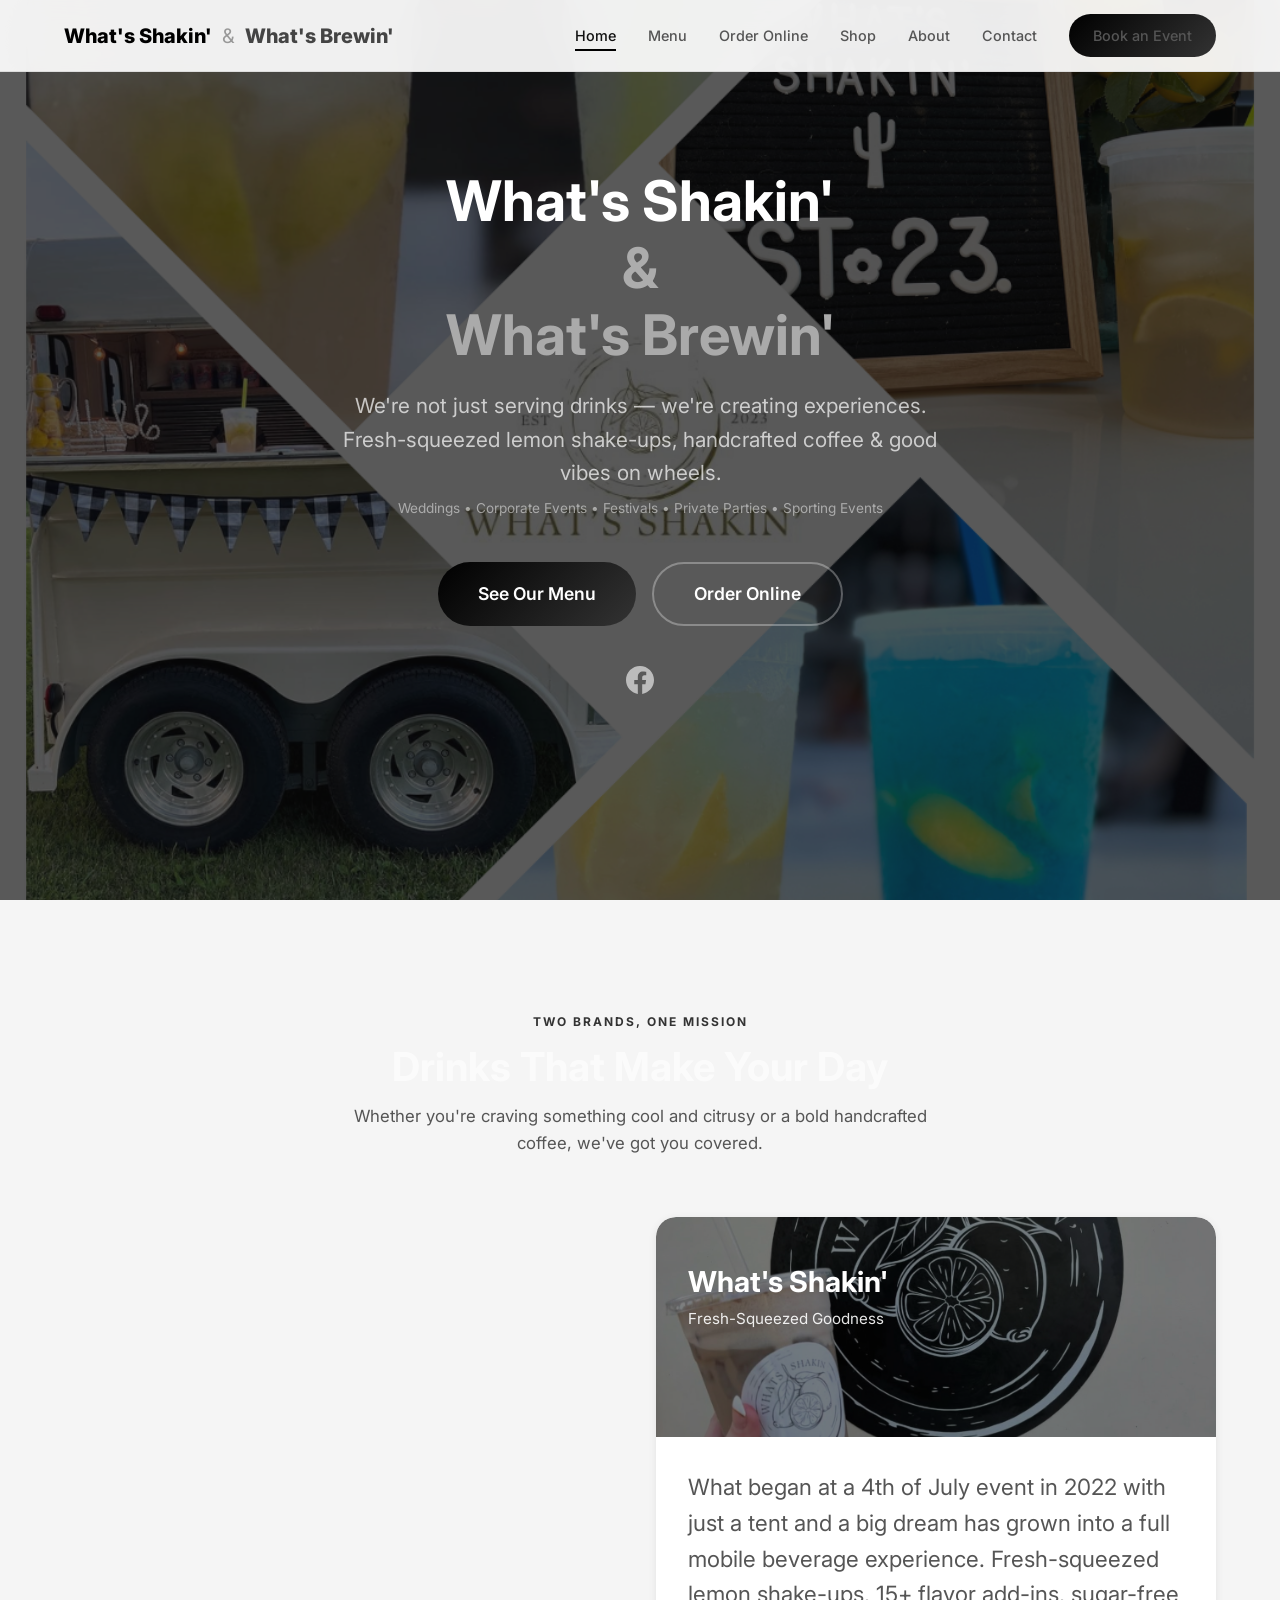
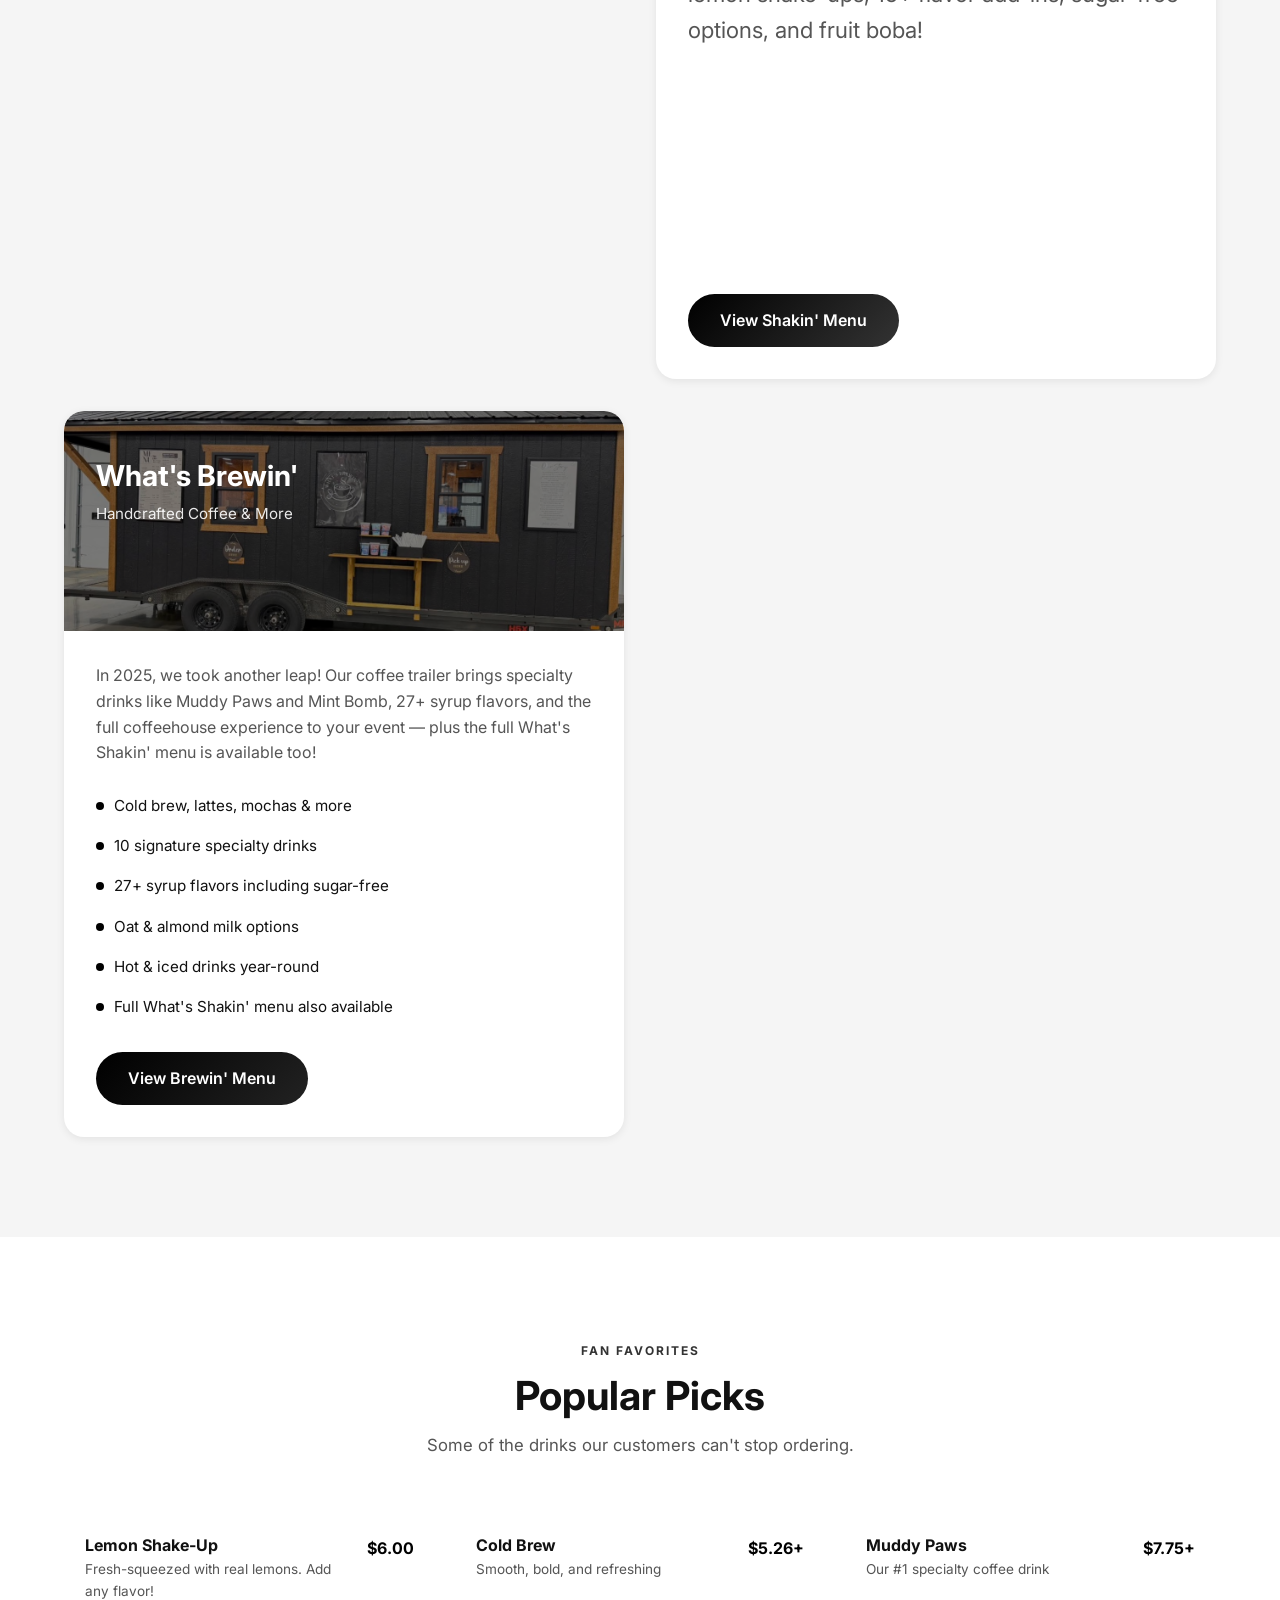
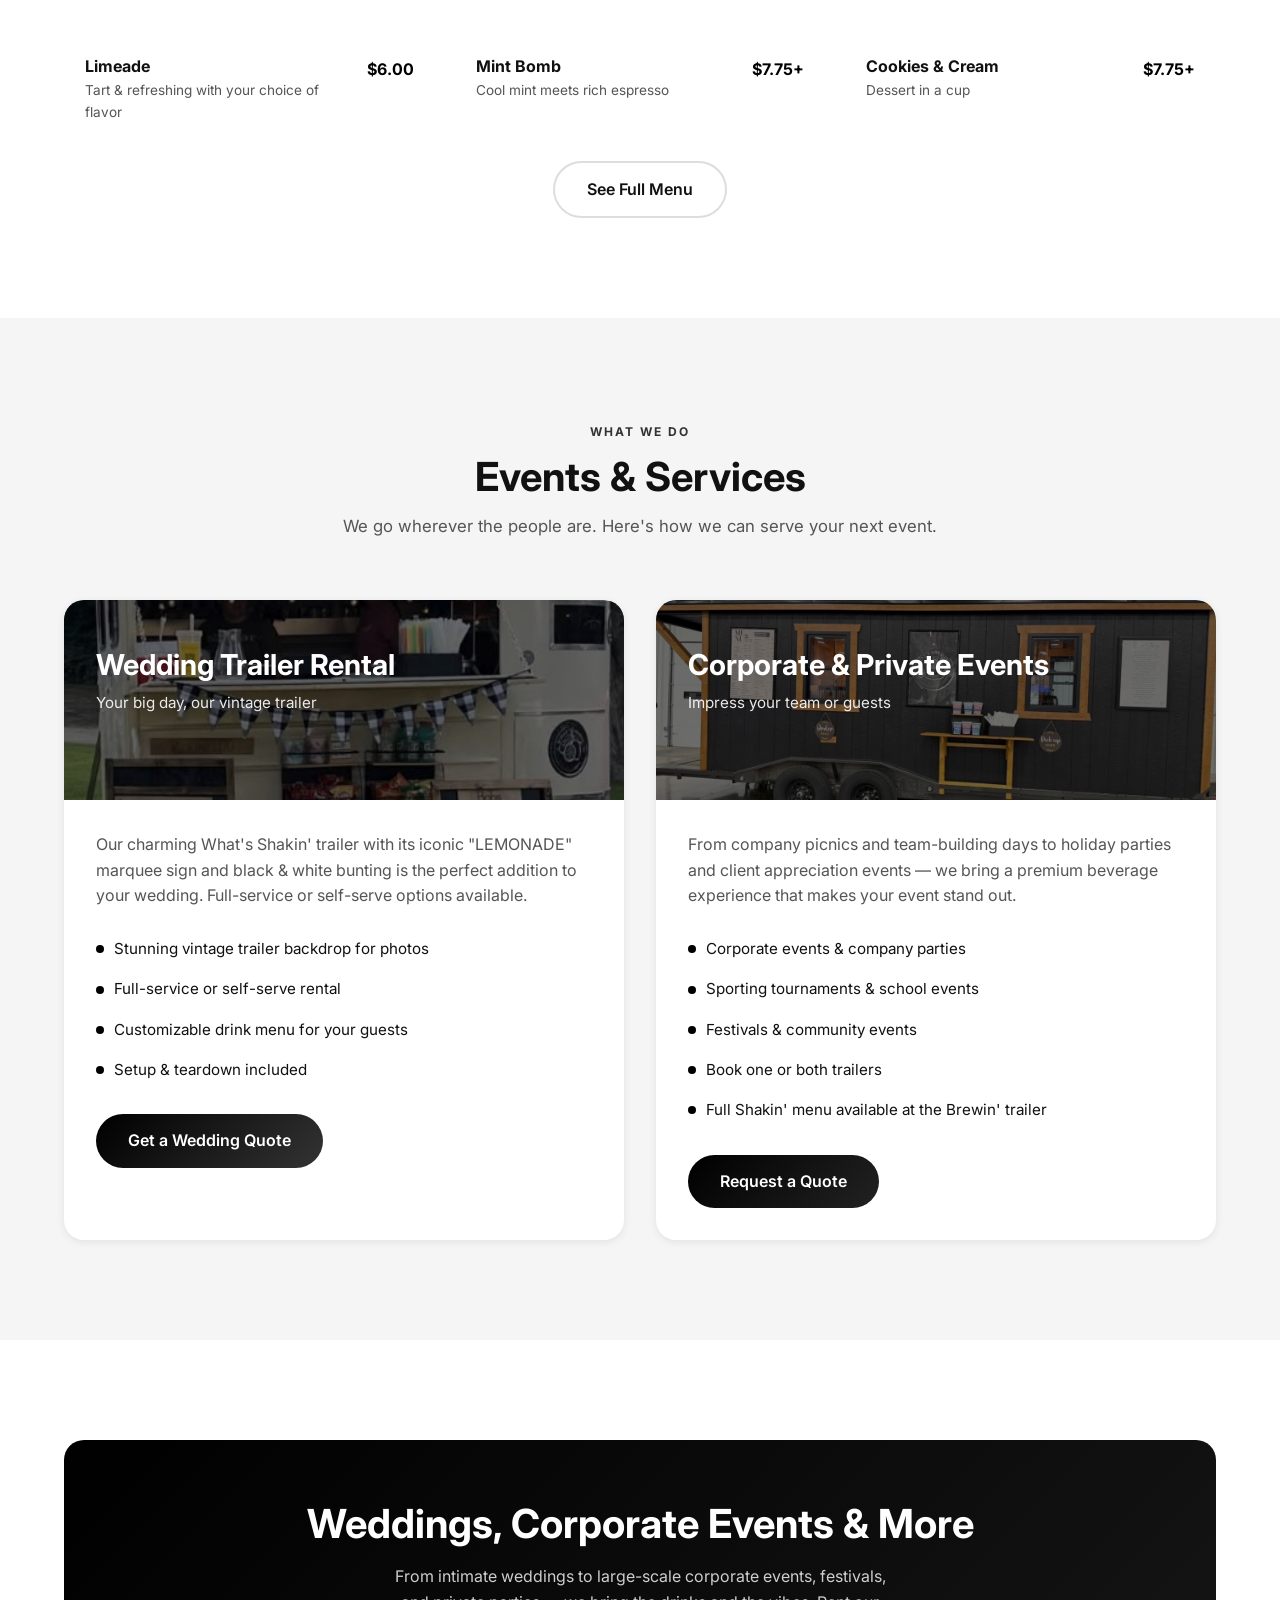
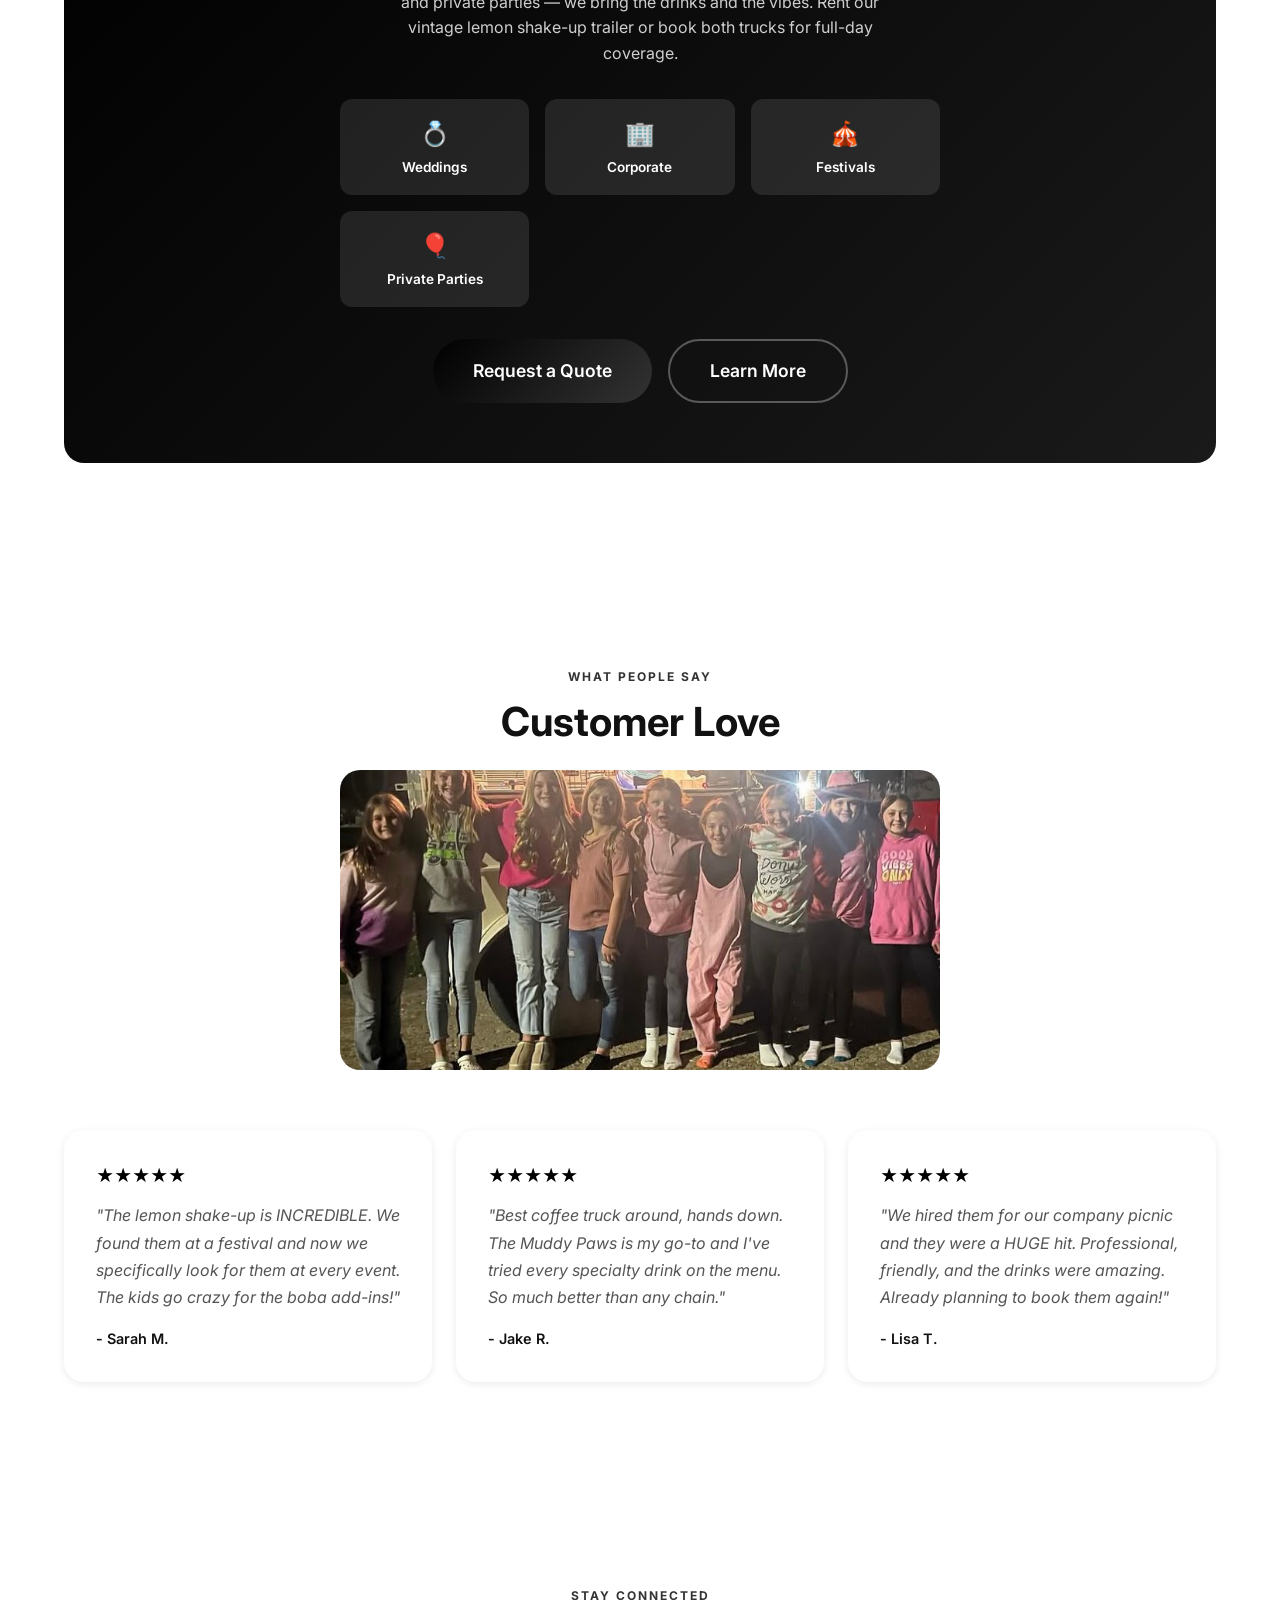
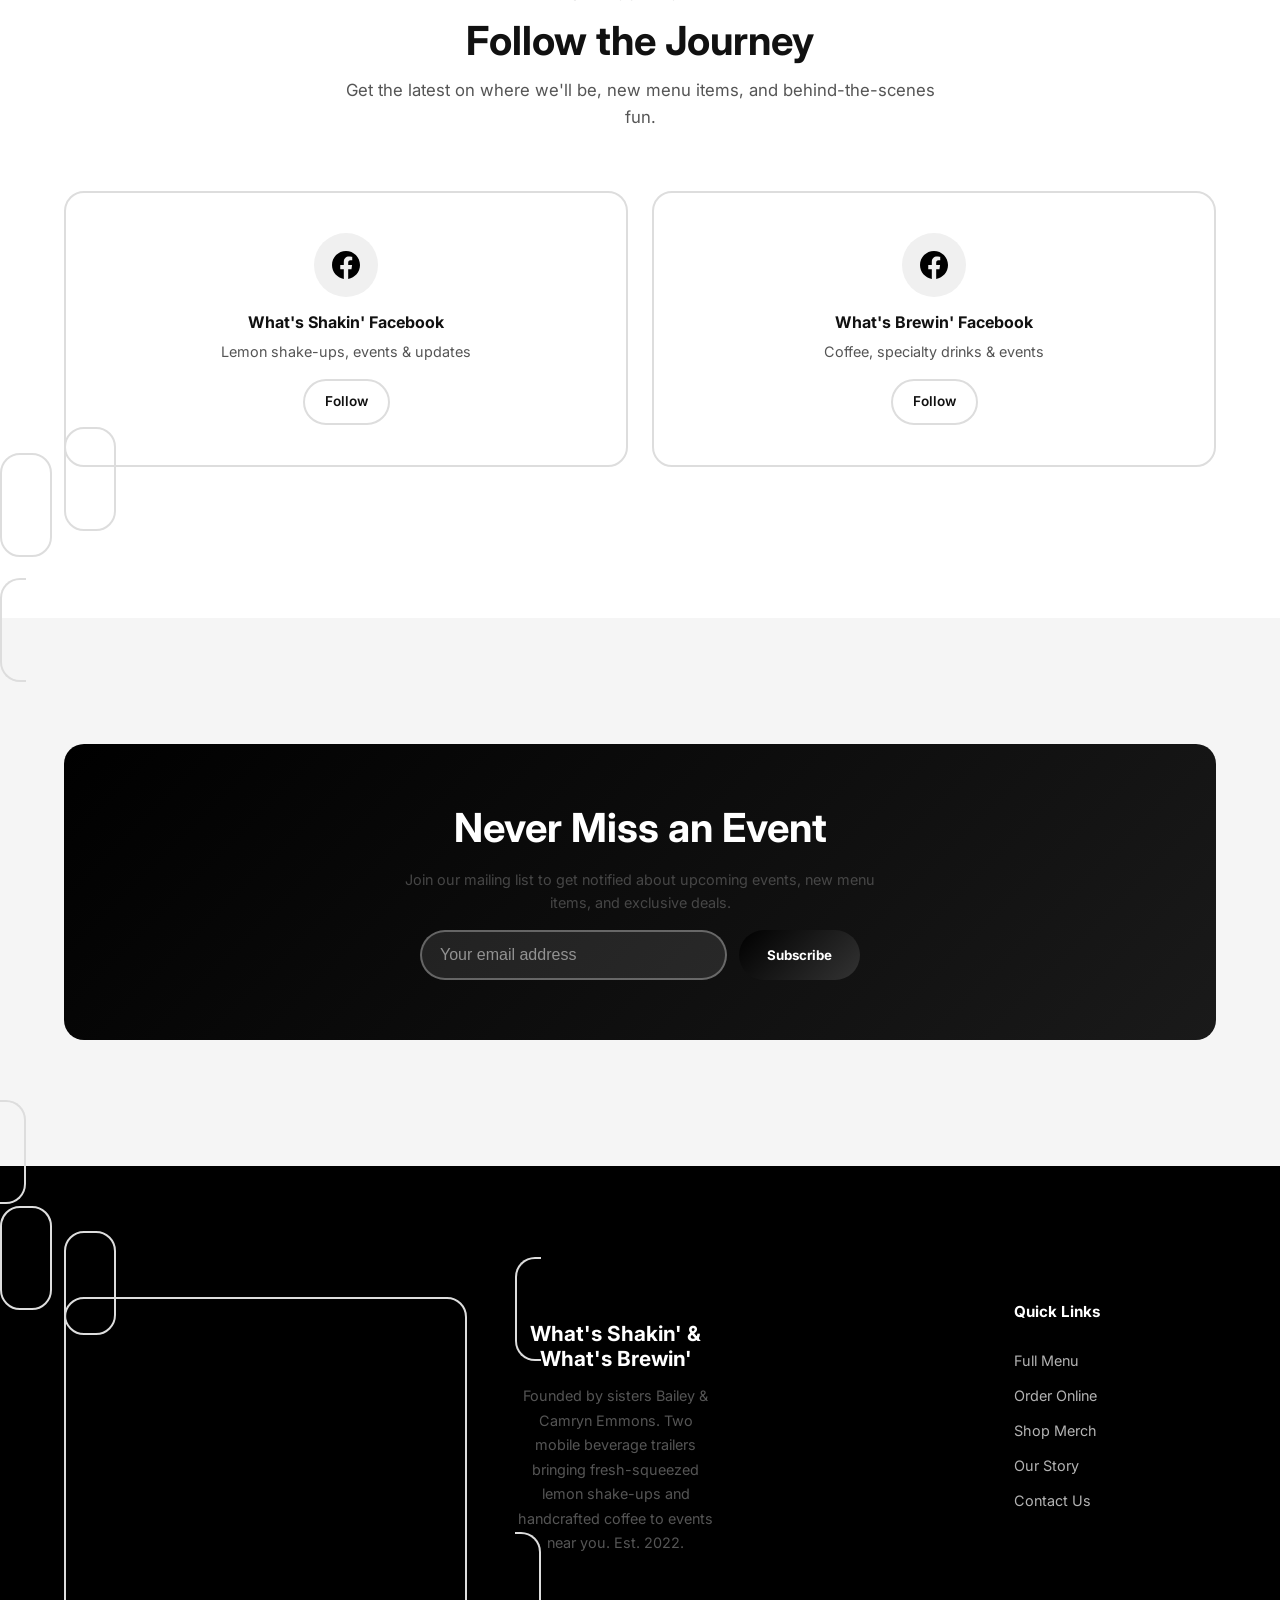
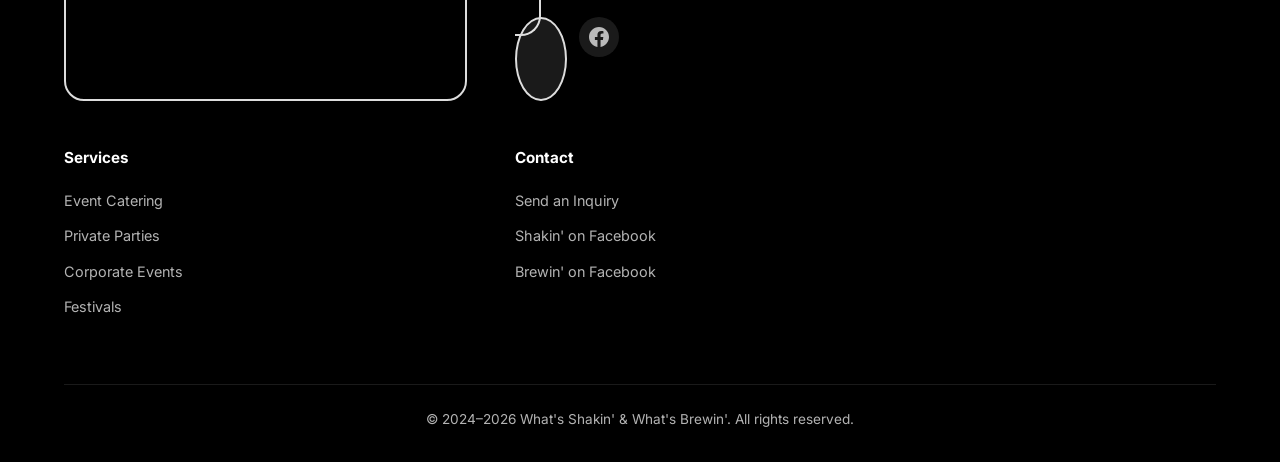
<file: index.html>
<!DOCTYPE html>
<html lang="en">
<head>
  <meta charset="UTF-8">
  <meta name="viewport" content="width=device-width, initial-scale=1.0">
  <title>What's Shakin' & What's Brewin' | Fresh Shakes & Craft Coffee</title>
  <meta name="description" content="What's Shakin' & What's Brewin' — mobile beverage trailers by Bailey & Camryn Emmons. Fresh lemon shake-ups, specialty coffee & more. Book us for events or rent our trailer for your wedding!">
  <meta name="keywords" content="lemon shake-up, craft coffee, food truck, mobile beverage, events, catering, cold brew, specialty drinks">

  <!-- Open Graph -->
  <meta property="og:title" content="What's Shakin' & What's Brewin'">
  <meta property="og:description" content="Fresh shakes, lemon shake-ups, craft coffee & specialty drinks. Book us for your next event!">
  <meta property="og:type" content="website">
  <meta property="og:image" content="img/og-image.jpg">

  <!-- Fonts -->
  <link rel="preconnect" href="https://fonts.googleapis.com">
  <link rel="preconnect" href="https://fonts.gstatic.com" crossorigin>
  <link href="https://fonts.googleapis.com/css2?family=Inter:wght@400;500;600;700;800&display=swap" rel="stylesheet">

  <link rel="stylesheet" href="css/style.css">
</head>
<body>

  <!-- Navigation -->
  <nav class="nav" id="nav">
    <div class="container">
      <a href="index.html" class="nav-brand">
        <span class="shakin-text">What's Shakin'</span>
        <span class="amp">&</span>
        <span class="brewin-text">What's Brewin'</span>
      <div class="nav-links" id="nav-links">
        <a href="index.html" class="active">Home</a>
        <a href="menu.html">Menu</a>
        <a href="order.html">Order Online</a>
        <a href="shop.html">Shop</a>
        <a href="about.html">About</a>
        <a href="contact.html">Contact</a>
        <a href="contact.html#book" class="nav-cta">Book an Event</a>
      </div>
      <button class="nav-toggle" id="nav-toggle" aria-label="Toggle menu">
        <span></span><span></span><span></span>
      </button>
    </div>
  </nav>

  <!-- Hero -->
  <section class="hero" style="background:url('img/collage.png') center/cover no-repeat;position:relative">
    <div style="position:absolute;inset:0;background:rgba(0,0,0,0.65)"></div>
    <div class="hero-content">
      <h1>
        <span class="shakin-text">What's Shakin'</span><br>
        <span style="color:rgba(255,255,255,0.5)">&</span><br>
        <span class="brewin-text">What's Brewin'</span>
      </h1>
      <p class="hero-subtitle">
        We're not just serving drinks &mdash; we're creating experiences.<br>
        Fresh-squeezed lemon shake-ups, handcrafted coffee &amp; good vibes on wheels.<br>
        <span style="font-size:0.85rem;opacity:0.7;margin-top:8px;display:inline-block">Weddings &bull; Corporate Events &bull; Festivals &bull; Private Parties &bull; Sporting Events</span>
      </p>
      <div class="hero-buttons">
        <a href="menu.html" class="btn btn-shakin btn-lg">See Our Menu</a>
        <a href="order.html" class="btn btn-outline btn-lg">Order Online</a>
      </div>
      <div style="margin-top:40px; display:flex; justify-content:center; gap:24px;">
        <a href="https://www.facebook.com/profile.php?id=61550268173974" target="_blank" rel="noopener" style="color:rgba(255,255,255,0.6); font-size:1.4rem; transition:0.3s" onmouseover="this.style.color='#fff'" onmouseout="this.style.color='rgba(255,255,255,0.6)'">
          <svg width="28" height="28" fill="currentColor" viewBox="0 0 24 24"><path d="M24 12.073c0-6.627-5.373-12-12-12s-12 5.373-12 12c0 5.99 4.388 10.954 10.125 11.854v-8.385H7.078v-3.47h3.047V9.43c0-3.007 1.792-4.669 4.533-4.669 1.312 0 2.686.235 2.686.235v2.953H15.83c-1.491 0-1.956.925-1.956 1.874v2.25h3.328l-.532 3.47h-2.796v8.385C19.612 23.027 24 18.062 24 12.073z"/></svg>
        </div>
    </div>
  </section>

  <!-- Dual Brand Section -->
  <section id="brands">
    <div class="container">
      <div class="section-header fade-up">
        <span class="section-label shakin">Two Brands, One Mission</span>
        <h2>Drinks That Make Your Day</h2>
        <p>Whether you're craving something cool and citrusy or a bold handcrafted coffee, we've got you covered.</p>
      </div>
      <div class="dual-cards">
        <div class="brand-card fade-up">
          <div class="brand-card-header shakin" style="background:url('img/image2.jpg') center/cover no-repeat;position:relative;min-height:220px">
            <div style="position:absolute;inset:0;background:rgba(0,0,0,0.5);border-radius:var(--radius-lg) var(--radius-lg) 0 0"></div>
            <div style="position:relative;z-index:1">
              <h3>What's Shakin'</h3>
              <p>Fresh-Squeezed Goodness</p>
            </div>
          </div>
          <div class="brand-card-body">
            <p>What began at a 4th of July event in 2022 with just a tent and a big dream has grown into a full mobile beverage experience. Fresh-squeezed lemon shake-ups, 15+ flavor add-ins, sugar-free options, and fruit boba!</p>
            <ul class="feature-list">
              <li>Fresh-squeezed lemon shake-ups & limeades</li>
              <li>15+ flavor add-ins including exotic options</li>
              <li>Sugar-free flavors available</li>
              <li>Fruit boba toppings</li>
              <li>Cotton candy, pickles & more</li>
            </ul>
            <a href="menu.html#shakin" class="btn btn-shakin">View Shakin' Menu</a>
          </div>
        </div>
        <div class="brand-card fade-up">
          <div class="brand-card-header brewin" style="background:url('img/image5.jpg') center/cover no-repeat;position:relative;min-height:220px">
            <div style="position:absolute;inset:0;background:rgba(0,0,0,0.5);border-radius:var(--radius-lg) var(--radius-lg) 0 0"></div>
            <div style="position:relative;z-index:1">
              <h3>What's Brewin'</h3>
              <p>Handcrafted Coffee & More</p>
            </div>
          </div>
          <div class="brand-card-body">
            <p>In 2025, we took another leap! Our coffee trailer brings specialty drinks like Muddy Paws and Mint Bomb, 27+ syrup flavors, and the full coffeehouse experience to your event &mdash; plus the full What's Shakin' menu is available too!</p>
            <ul class="feature-list">
              <li>Cold brew, lattes, mochas & more</li>
              <li>10 signature specialty drinks</li>
              <li>27+ syrup flavors including sugar-free</li>
              <li>Oat & almond milk options</li>
              <li>Hot & iced drinks year-round</li>
              <li>Full What's Shakin' menu also available</li>
            </ul>
            <a href="menu.html#brewin" class="btn btn-brewin">View Brewin' Menu</a>
          </div>
        </div>
      </div>
    </div>
  </section>

  <!-- Menu Preview -->
  <section style="background:var(--bg-white)">
    <div class="container">
      <div class="section-header fade-up">
        <span class="section-label brewin">Fan Favorites</span>
        <h2>Popular Picks</h2>
        <p>Some of the drinks our customers can't stop ordering.</p>
      </div>
      <div class="menu-grid fade-up">
        <div class="menu-item">
          <div class="menu-item-info">
            <h4>Lemon Shake-Up</h4>
            <p>Fresh-squeezed with real lemons. Add any flavor!</p>
          </div>
          <span class="menu-item-price shakin-price">$6.00</span>
        </div>
        <div class="menu-item">
          <div class="menu-item-info">
            <h4>Cold Brew</h4>
            <p>Smooth, bold, and refreshing</p>
          </div>
          <span class="menu-item-price brewin-price">$5.26+</span>
        </div>
        <div class="menu-item">
          <div class="menu-item-info">
            <h4>Muddy Paws</h4>
            <p>Our #1 specialty coffee drink</p>
          </div>
          <span class="menu-item-price brewin-price">$7.75+</span>
        </div>
        <div class="menu-item">
          <div class="menu-item-info">
            <h4>Limeade</h4>
            <p>Tart & refreshing with your choice of flavor</p>
          </div>
          <span class="menu-item-price shakin-price">$6.00</span>
        </div>
        <div class="menu-item">
          <div class="menu-item-info">
            <h4>Mint Bomb</h4>
            <p>Cool mint meets rich espresso</p>
          </div>
          <span class="menu-item-price brewin-price">$7.75+</span>
        </div>
        <div class="menu-item">
          <div class="menu-item-info">
            <h4>Cookies & Cream</h4>
            <p>Dessert in a cup</p>
          </div>
          <span class="menu-item-price brewin-price">$7.75+</span>
        </div>
      </div>
      <div class="text-center mt-20 fade-up">
        <a href="menu.html" class="btn btn-outline-dark">See Full Menu</a>
      </div>
    </div>
  </section>

  <!-- Services Section -->
  <section>
    <div class="container">
      <div class="section-header fade-up">
        <span class="section-label shakin">What We Do</span>
        <h2>Events &amp; Services</h2>
        <p>We go wherever the people are. Here's how we can serve your next event.</p>
      </div>
      <div class="dual-cards fade-up">
        <div class="brand-card">
          <div class="brand-card-header shakin" style="background:url('img/image3.jpeg') center/cover no-repeat;position:relative;min-height:200px">
            <div style="position:absolute;inset:0;background:rgba(0,0,0,0.55);border-radius:var(--radius-lg) var(--radius-lg) 0 0"></div>
            <div style="position:relative;z-index:1">
              <h3>Wedding Trailer Rental</h3>
              <p>Your big day, our vintage trailer</p>
            </div>
          </div>
          <div class="brand-card-body">
            <p>Our charming What's Shakin' trailer with its iconic "LEMONADE" marquee sign and black &amp; white bunting is the perfect addition to your wedding. Full-service or self-serve options available.</p>
            <ul class="feature-list">
              <li>Stunning vintage trailer backdrop for photos</li>
              <li>Full-service or self-serve rental</li>
              <li>Customizable drink menu for your guests</li>
              <li>Setup &amp; teardown included</li>
            </ul>
            <a href="contact.html#book" class="btn btn-shakin" onclick="setTimeout(function(){document.getElementById('inquiry-type').value='wedding';document.getElementById('inquiry-type').dispatchEvent(new Event('change'))},500)">Get a Wedding Quote</a>
          </div>
        </div>
        <div class="brand-card">
          <div class="brand-card-header brewin" style="background:url('img/image5.jpg') center/cover no-repeat;position:relative;min-height:200px">
            <div style="position:absolute;inset:0;background:rgba(0,0,0,0.55);border-radius:var(--radius-lg) var(--radius-lg) 0 0"></div>
            <div style="position:relative;z-index:1">
              <h3>Corporate &amp; Private Events</h3>
              <p>Impress your team or guests</p>
            </div>
          </div>
          <div class="brand-card-body">
            <p>From company picnics and team-building days to holiday parties and client appreciation events &mdash; we bring a premium beverage experience that makes your event stand out.</p>
            <ul class="feature-list">
              <li>Corporate events &amp; company parties</li>
              <li>Sporting tournaments &amp; school events</li>
              <li>Festivals &amp; community events</li>
              <li>Book one or both trailers</li>
              <li>Full Shakin' menu available at the Brewin' trailer</li>
            </ul>
            <a href="contact.html#book" class="btn btn-brewin">Request a Quote</a>
          </div>
        </div>
      </div>
    </div>
  </section>

  <!-- Events CTA -->
  <section style="background:var(--bg-white)">
    <div class="container">
      <div class="events-banner fade-up">
        <h2>Weddings, Corporate Events &amp; More</h2>
        <p>From intimate weddings to large-scale corporate events, festivals, and private parties &mdash; we bring the drinks and the vibes. Rent our vintage lemon shake-up trailer or book both trucks for full-day coverage.</p>
        <div style="display:grid;grid-template-columns:repeat(auto-fit,minmax(140px,1fr));gap:16px;max-width:600px;margin:0 auto 32px;text-align:center">
          <div style="padding:16px;background:rgba(255,255,255,0.1);border-radius:12px">
            <div style="font-size:1.5rem;margin-bottom:4px">&#128141;</div>
            <div style="font-size:0.85rem;font-weight:600">Weddings</div>
          </div>
          <div style="padding:16px;background:rgba(255,255,255,0.1);border-radius:12px">
            <div style="font-size:1.5rem;margin-bottom:4px">&#127970;</div>
            <div style="font-size:0.85rem;font-weight:600">Corporate</div>
          </div>
          <div style="padding:16px;background:rgba(255,255,255,0.1);border-radius:12px">
            <div style="font-size:1.5rem;margin-bottom:4px">&#127914;</div>
            <div style="font-size:0.85rem;font-weight:600">Festivals</div>
          </div>
          <div style="padding:16px;background:rgba(255,255,255,0.1);border-radius:12px">
            <div style="font-size:1.5rem;margin-bottom:4px">&#127880;</div>
            <div style="font-size:0.85rem;font-weight:600">Private Parties</div>
          </div>
        </div>
        <div style="display:flex;gap:16px;justify-content:center;flex-wrap:wrap">
          <a href="contact.html#book" class="btn btn-shakin btn-lg">Request a Quote</a>
          <a href="contact.html" class="btn btn-outline btn-lg">Learn More</a>
        </div>
      </div>
    </div>
  </section>

  <!-- Testimonials -->
  <section style="background:var(--bg-white)">
    <div class="container">
      <div class="section-header fade-up">
        <span class="section-label shakin">What People Say</span>
        <h2>Customer Love</h2>
        <div style="margin-top:24px"><img src="img/image6.jpeg" alt="Happy customers at the truck" style="border-radius:var(--radius-lg);max-height:300px;margin:0 auto;object-fit:cover;width:100%;max-width:600px"></div>
      </div>
      <div class="testimonial-grid fade-up">
        <div class="testimonial">
          <div class="testimonial-stars">&#9733;&#9733;&#9733;&#9733;&#9733;</div>
          <p>"The lemon shake-up is INCREDIBLE. We found them at a festival and now we specifically look for them at every event. The kids go crazy for the boba add-ins!"</p>
          <div class="testimonial-author">- Sarah M.</div>
        </div>
        <div class="testimonial">
          <div class="testimonial-stars">&#9733;&#9733;&#9733;&#9733;&#9733;</div>
          <p>"Best coffee truck around, hands down. The Muddy Paws is my go-to and I've tried every specialty drink on the menu. So much better than any chain."</p>
          <div class="testimonial-author">- Jake R.</div>
        </div>
        <div class="testimonial">
          <div class="testimonial-stars">&#9733;&#9733;&#9733;&#9733;&#9733;</div>
          <p>"We hired them for our company picnic and they were a HUGE hit. Professional, friendly, and the drinks were amazing. Already planning to book them again!"</p>
          <div class="testimonial-author">- Lisa T.</div>
        </div>
      </div>
    </div>
  </section>

  <!-- Social / Follow Us -->
  <section class="social-section">
    <div class="container">
      <div class="section-header fade-up">
        <span class="section-label brewin">Stay Connected</span>
        <h2>Follow the Journey</h2>
        <p>Get the latest on where we'll be, new menu items, and behind-the-scenes fun.</p>
      </div>
      <div class="social-grid fade-up">
        <a href="https://www.facebook.com/profile.php?id=61550268173974" target="_blank" rel="noopener" class="social-card">
          <div class="social-icon facebook">
            <svg width="28" height="28" fill="currentColor" viewBox="0 0 24 24"><path d="M24 12.073c0-6.627-5.373-12-12-12s-12 5.373-12 12c0 5.99 4.388 10.954 10.125 11.854v-8.385H7.078v-3.47h3.047V9.43c0-3.007 1.792-4.669 4.533-4.669 1.312 0 2.686.235 2.686.235v2.953H15.83c-1.491 0-1.956.925-1.956 1.874v2.25h3.328l-.532 3.47h-2.796v8.385C19.612 23.027 24 18.062 24 12.073z"/></svg>
          </div>
          <h4>What's Shakin' Facebook</h4>
          <p>Lemon shake-ups, events & updates</p>
          <span class="btn btn-sm btn-outline-dark">Follow</span>
        <a href="https://www.facebook.com/profile.php?id=61587524812366" target="_blank" rel="noopener" class="social-card">
          <div class="social-icon facebook">
            <svg width="28" height="28" fill="currentColor" viewBox="0 0 24 24"><path d="M24 12.073c0-6.627-5.373-12-12-12s-12 5.373-12 12c0 5.99 4.388 10.954 10.125 11.854v-8.385H7.078v-3.47h3.047V9.43c0-3.007 1.792-4.669 4.533-4.669 1.312 0 2.686.235 2.686.235v2.953H15.83c-1.491 0-1.956.925-1.956 1.874v2.25h3.328l-.532 3.47h-2.796v8.385C19.612 23.027 24 18.062 24 12.073z"/></svg>
          </div>
          <h4>What's Brewin' Facebook</h4>
          <p>Coffee, specialty drinks & events</p>
          <span class="btn btn-sm btn-outline-dark">Follow</span>
      </div>
    </div>
  </section>

  <!-- Newsletter -->
  <section>
    <div class="container">
      <div class="events-banner fade-up">
        <h2>Never Miss an Event</h2>
        <p>Join our mailing list to get notified about upcoming events, new menu items, and exclusive deals.</p>
        <form class="newsletter-form" id="newsletter-form">
          <input type="email" placeholder="Your email address" required>
          <button type="submit">Subscribe</button>
        </form>
      </div>
    </div>
  </section>

  <!-- Footer -->
  <footer class="site-footer">
    <div class="container">
      <div class="footer-grid">
        <div class="footer-brand">
          <h3>What's Shakin' & What's Brewin'</h3>
          <p>Founded by sisters Bailey &amp; Camryn Emmons. Two mobile beverage trailers bringing fresh-squeezed lemon shake-ups and handcrafted coffee to events near you. Est. 2022.</p>
          <div class="footer-social">
            <a href="https://www.facebook.com/profile.php?id=61550268173974" target="_blank" rel="noopener" aria-label="Facebook">
              <svg width="20" height="20" fill="currentColor" viewBox="0 0 24 24"><path d="M24 12.073c0-6.627-5.373-12-12-12s-12 5.373-12 12c0 5.99 4.388 10.954 10.125 11.854v-8.385H7.078v-3.47h3.047V9.43c0-3.007 1.792-4.669 4.533-4.669 1.312 0 2.686.235 2.686.235v2.953H15.83c-1.491 0-1.956.925-1.956 1.874v2.25h3.328l-.532 3.47h-2.796v8.385C19.612 23.027 24 18.062 24 12.073z"/></svg>
          </div>
        </div>
        <div class="footer-col">
          <h4>Quick Links</h4>
          <a href="menu.html">Full Menu</a>
          <a href="order.html">Order Online</a>
          <a href="shop.html">Shop Merch</a>
          <a href="about.html">Our Story</a>
          <a href="contact.html">Contact Us</a>
        </div>
        <div class="footer-col">
          <h4>Services</h4>
          <a href="contact.html#book">Event Catering</a>
          <a href="contact.html#book">Private Parties</a>
          <a href="contact.html#book">Corporate Events</a>
          <a href="contact.html#book">Festivals</a>
        </div>
        <div class="footer-col">
          <h4>Contact</h4>
          <a href="contact.html">Send an Inquiry</a>
          <a href="https://www.facebook.com/profile.php?id=61550268173974" target="_blank" rel="noopener">Shakin' on Facebook</a>
          <a href="https://www.facebook.com/profile.php?id=61587524812366" target="_blank" rel="noopener">Brewin' on Facebook</a>
        </div>
      </div>
      <div class="footer-bottom">
        &copy; 2024&ndash;2026 What's Shakin' & What's Brewin'. All rights reserved.
      </div>
    </div>
  </footer>

  <!-- Floating Social Bar (mobile) -->
  <div class="floating-social">
    <a href="https://www.facebook.com/profile.php?id=61550268173974" target="_blank" rel="noopener" class="fb" aria-label="Facebook">
      <svg width="22" height="22" fill="currentColor" viewBox="0 0 24 24"><path d="M24 12.073c0-6.627-5.373-12-12-12s-12 5.373-12 12c0 5.99 4.388 10.954 10.125 11.854v-8.385H7.078v-3.47h3.047V9.43c0-3.007 1.792-4.669 4.533-4.669 1.312 0 2.686.235 2.686.235v2.953H15.83c-1.491 0-1.956.925-1.956 1.874v2.25h3.328l-.532 3.47h-2.796v8.385C19.612 23.027 24 18.062 24 12.073z"/></svg>
  </div>

  <script src="js/main.js"></script>
</body>
</html>
</file>
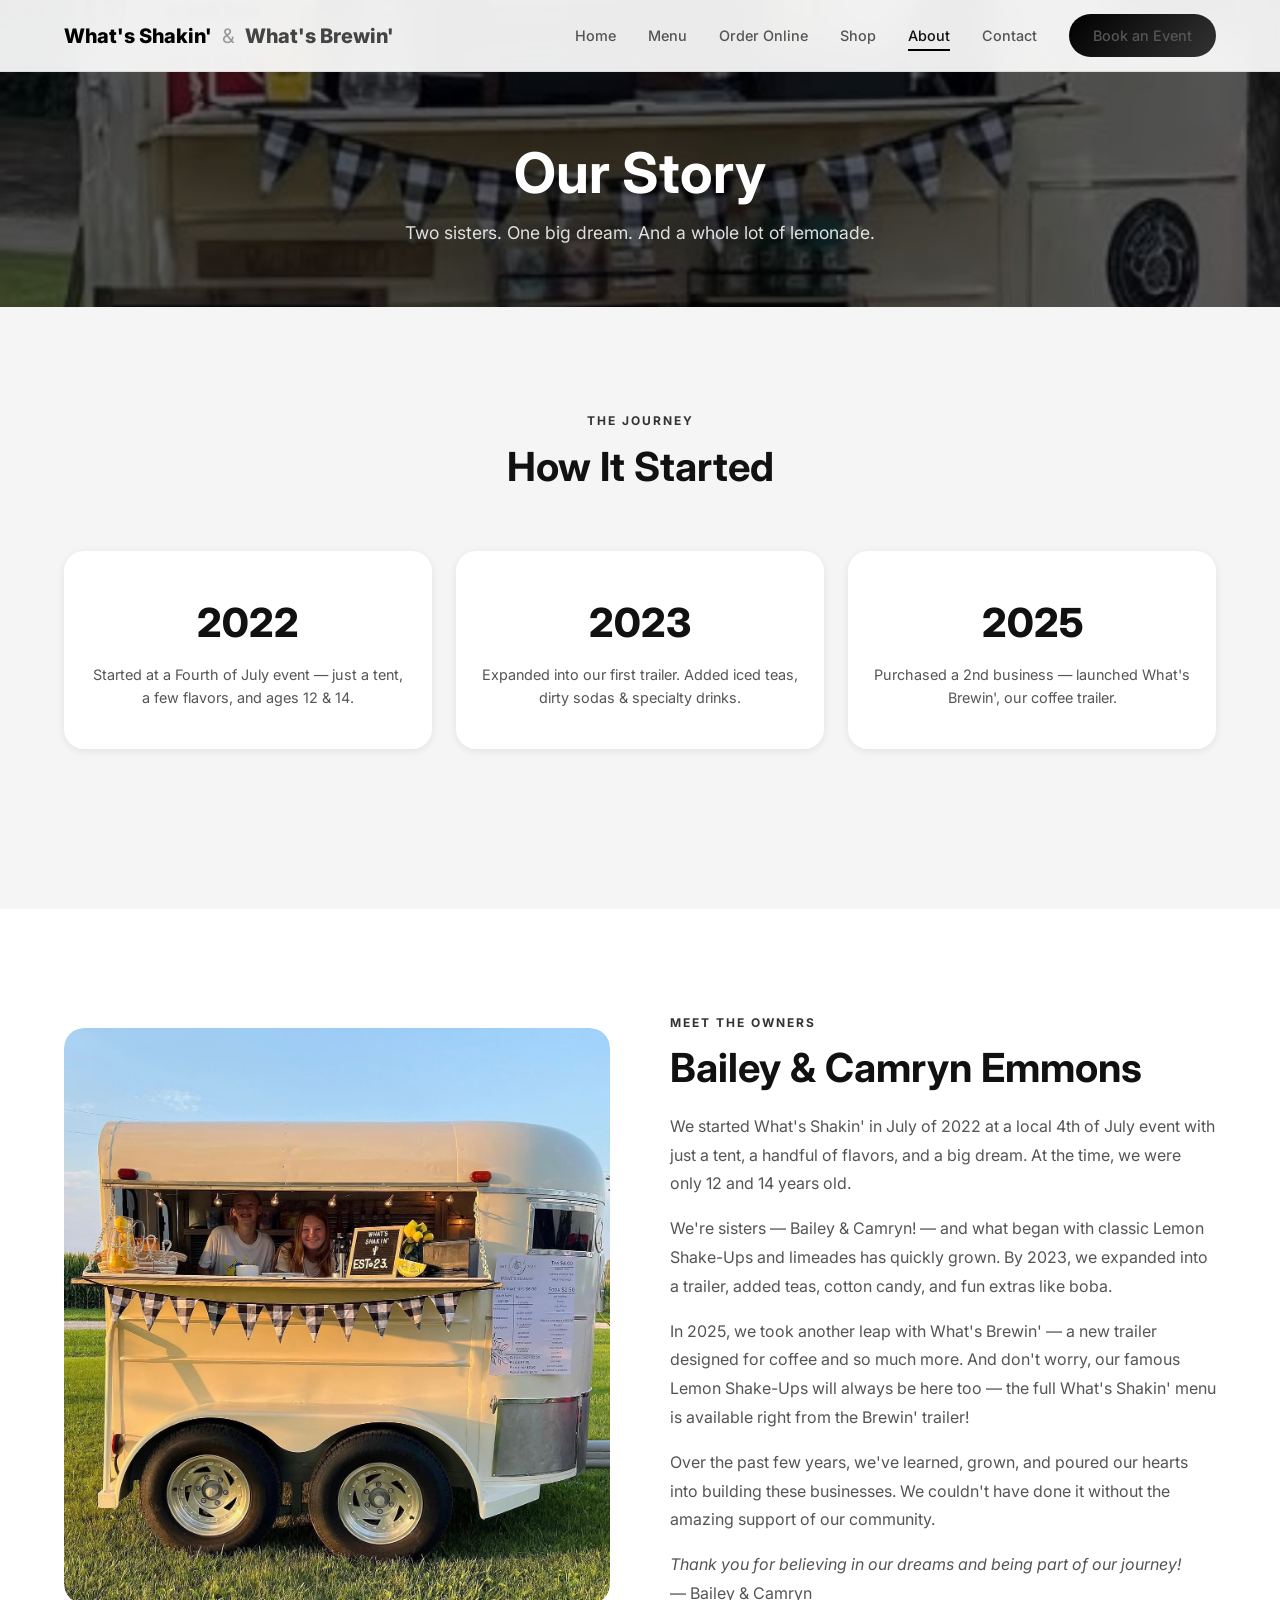
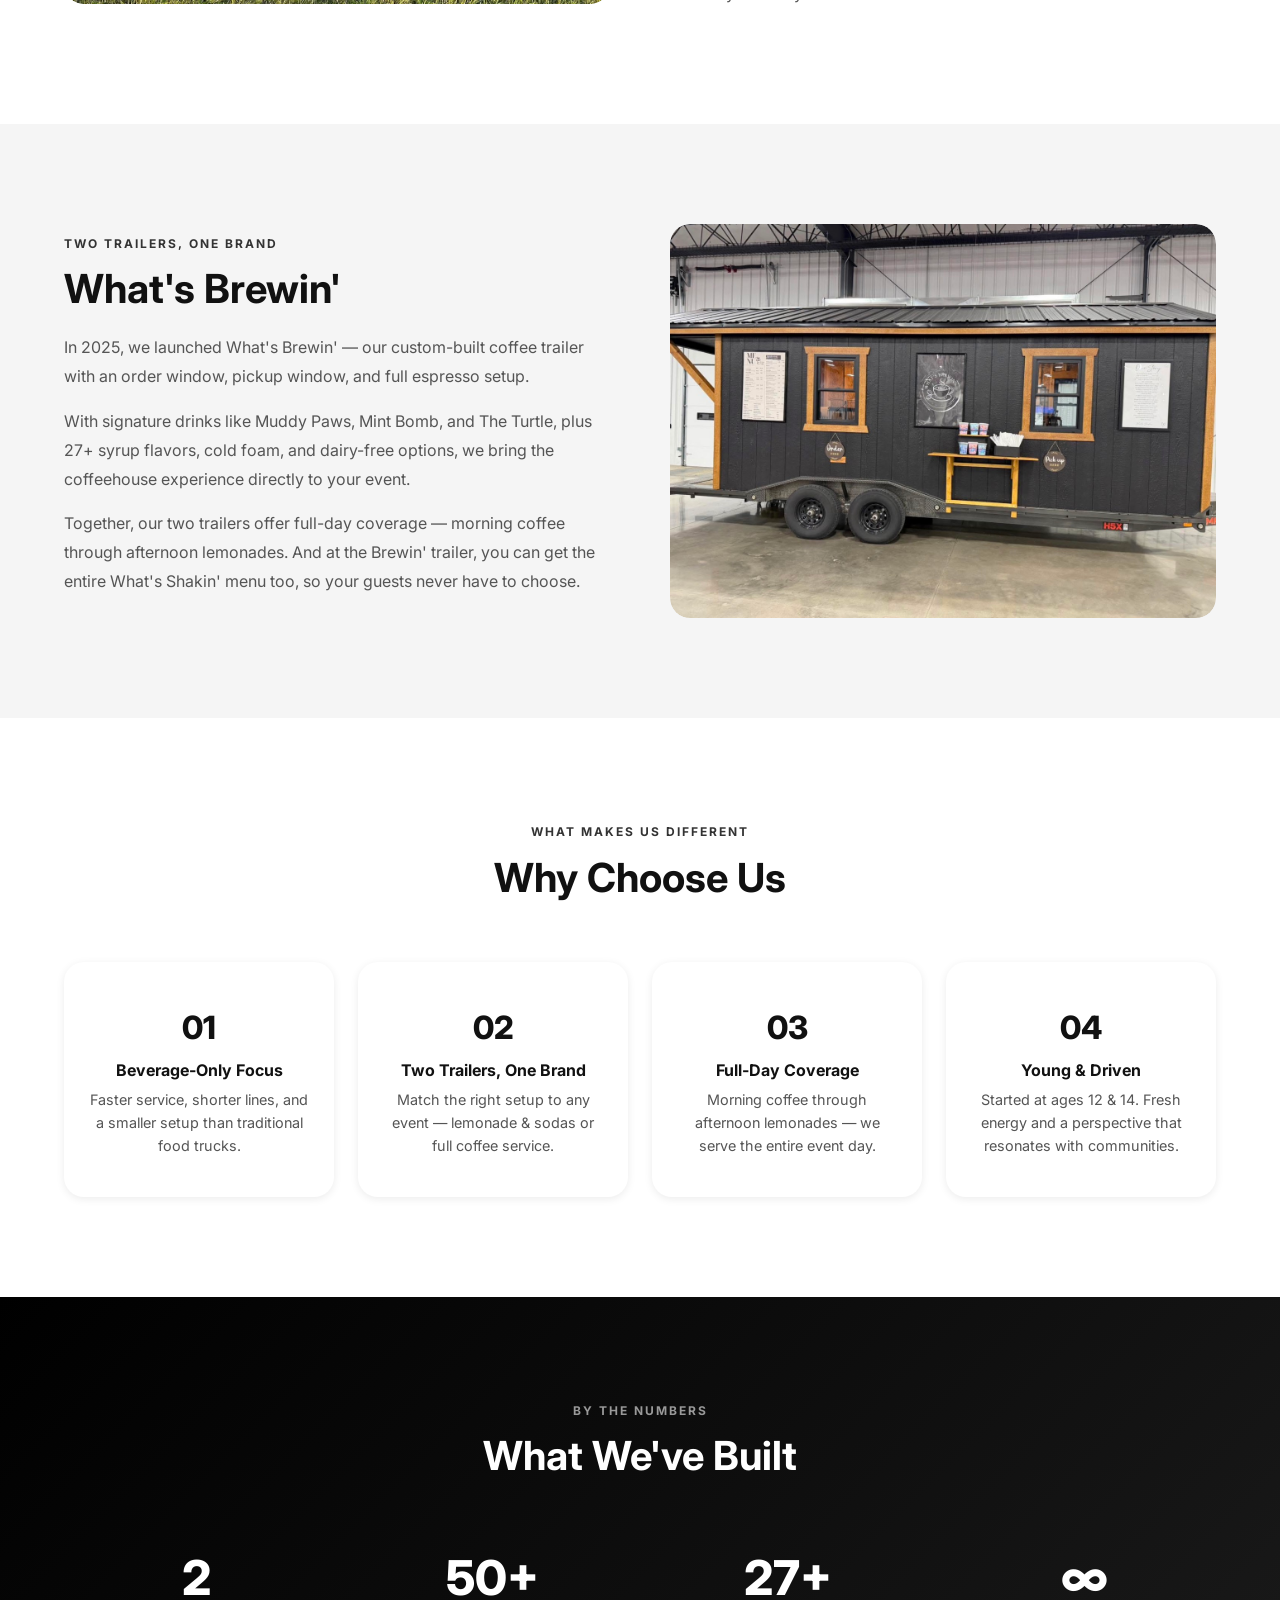
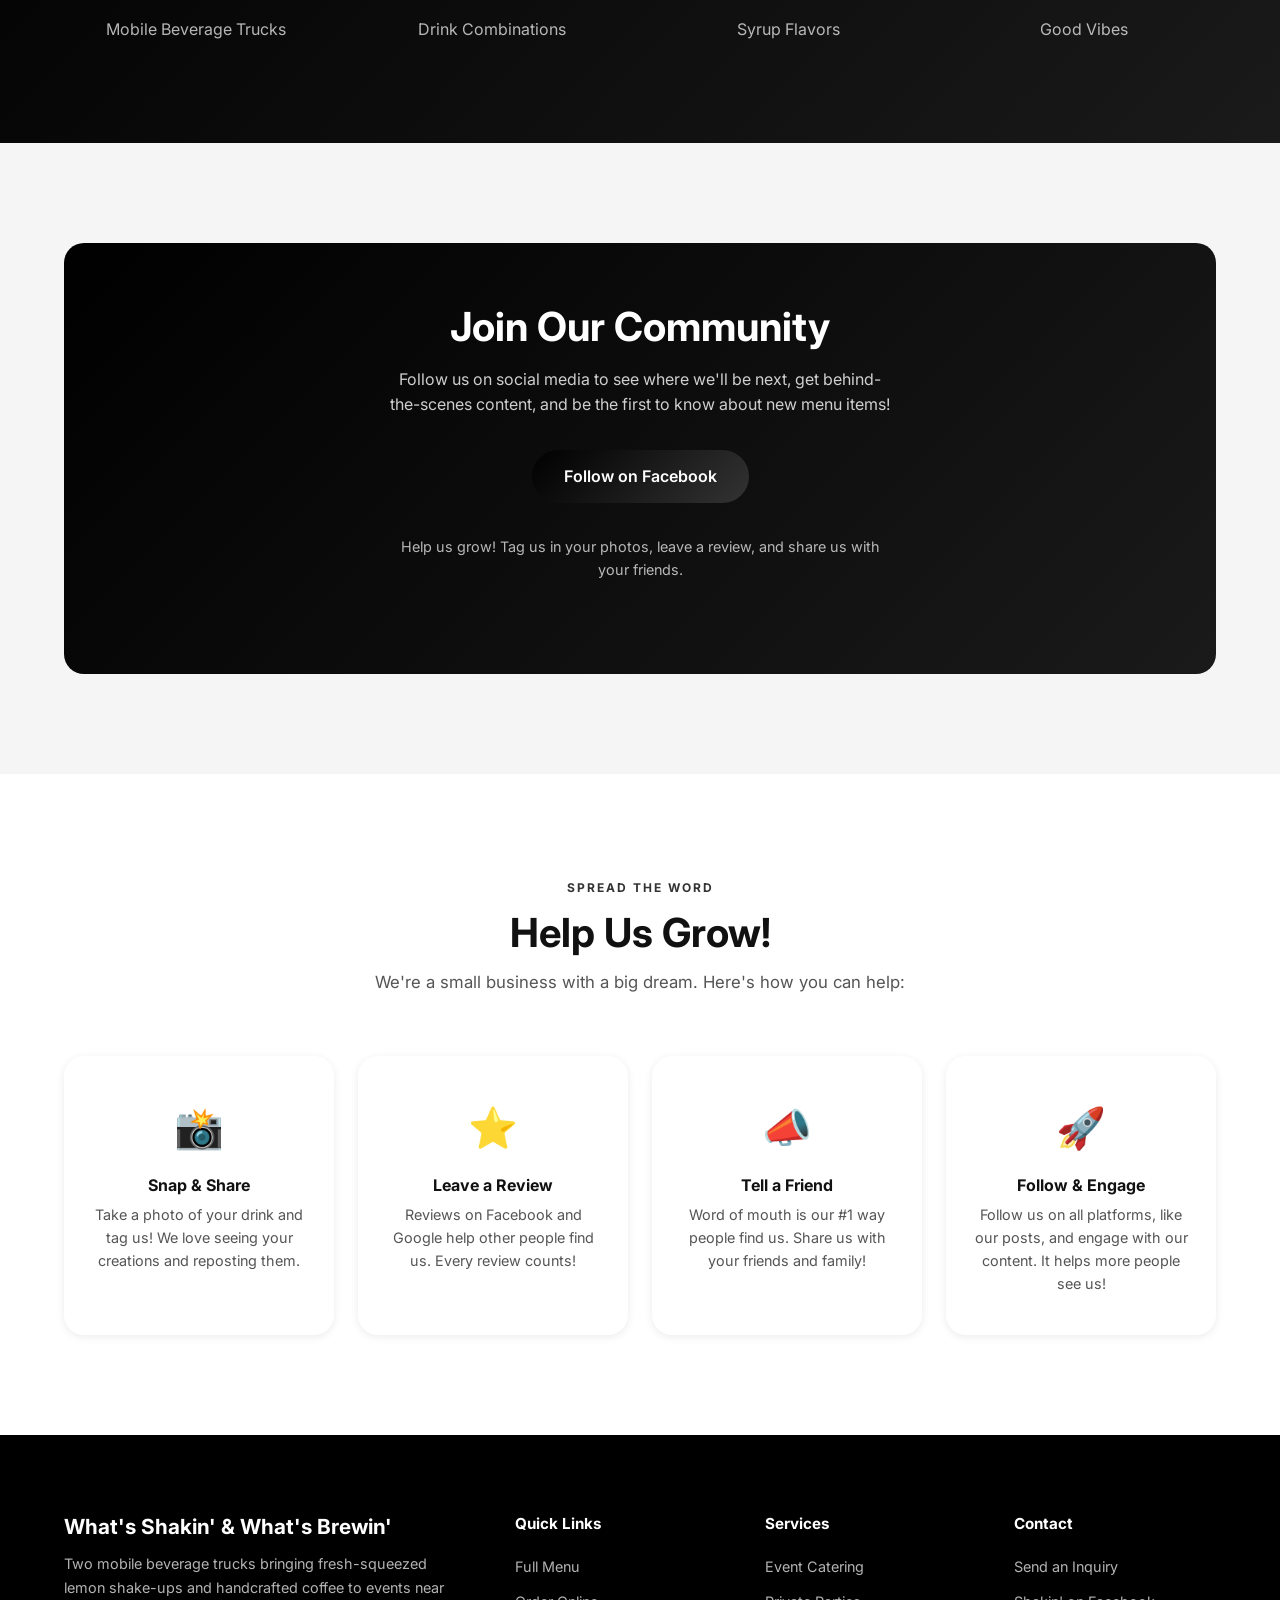
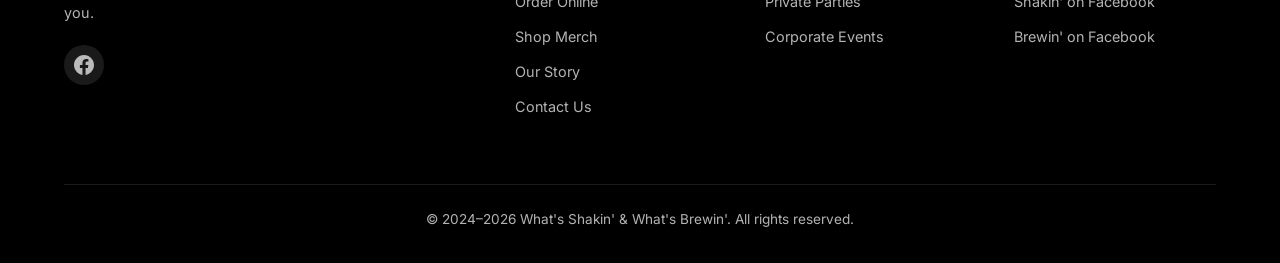
<file: about.html>
<!DOCTYPE html>
<html lang="en">
<head>
  <meta charset="UTF-8">
  <meta name="viewport" content="width=device-width, initial-scale=1.0">
  <title>About Us | What's Shakin' & What's Brewin'</title>
  <meta name="description" content="Learn the story behind What's Shakin' and What's Brewin' — two mobile beverage businesses bringing fresh drinks and good vibes to events everywhere.">
  <link rel="preconnect" href="https://fonts.googleapis.com">
  <link rel="preconnect" href="https://fonts.gstatic.com" crossorigin>
  <link href="https://fonts.googleapis.com/css2?family=Inter:wght@400;500;600;700;800&display=swap" rel="stylesheet">
  <link rel="stylesheet" href="css/style.css">
</head>
<body>

  <!-- Navigation -->
  <nav class="nav" id="nav">
    <div class="container">
      <a href="index.html" class="nav-brand">
        <span class="shakin-text">What's Shakin'</span>
        <span class="amp">&</span>
        <span class="brewin-text">What's Brewin'</span>
      <div class="nav-links" id="nav-links">
        <a href="index.html">Home</a>
        <a href="menu.html">Menu</a>
        <a href="order.html">Order Online</a>
        <a href="shop.html">Shop</a>
        <a href="about.html" class="active">About</a>
        <a href="contact.html">Contact</a>
        <a href="contact.html#book" class="nav-cta">Book an Event</a>
      </div>
      <button class="nav-toggle" id="nav-toggle" aria-label="Toggle menu">
        <span></span><span></span><span></span>
      </button>
    </div>
  </nav>

  <!-- Page Header -->
  <div class="page-header dark-bg" style="background:url('img/image3.jpeg') center/cover no-repeat;position:relative">
    <div style="position:absolute;inset:0;background:rgba(0,0,0,0.6)"></div>
    <div class="container" style="position:relative;z-index:1">
      <h1>Our Story</h1>
      <p>Two sisters. One big dream. And a whole lot of lemonade.</p>
    </div>
  </div>

  <!-- Timeline -->
  <section>
    <div class="container">
      <div class="section-header fade-up">
        <span class="section-label shakin">The Journey</span>
        <h2>How It Started</h2>
      </div>
      <div style="display:grid;grid-template-columns:repeat(auto-fit,minmax(280px,1fr));gap:24px;margin-bottom:60px" class="fade-up">
        <div class="value-card">
          <div style="font-size:2.5rem;font-weight:800;margin-bottom:8px">2022</div>
          <p>Started at a Fourth of July event &mdash; just a tent, a few flavors, and ages 12 &amp; 14.</p>
        </div>
        <div class="value-card">
          <div style="font-size:2.5rem;font-weight:800;margin-bottom:8px">2023</div>
          <p>Expanded into our first trailer. Added iced teas, dirty sodas &amp; specialty drinks.</p>
        </div>
        <div class="value-card">
          <div style="font-size:2.5rem;font-weight:800;margin-bottom:8px">2025</div>
          <p>Purchased a 2nd business &mdash; launched What's Brewin', our coffee trailer.</p>
        </div>
      </div>
    </div>
  </section>

  <!-- Meet the Owners -->
  <section style="background:var(--bg-white)">
    <div class="container">
      <div class="story-section fade-up">
        <div class="story-image" style="background:none;min-height:0"><img src="img/image4.jpeg" alt="What's Shakin' trailer at golden hour with Bailey and Camryn" style="width:100%;height:100%;object-fit:cover;border-radius:var(--radius-lg)"></div>
        <div class="story-content">
          <span class="section-label shakin">Meet the Owners</span>
          <h2>Bailey &amp; Camryn Emmons</h2>
          <p>We started What's Shakin' in July of 2022 at a local 4th of July event with just a tent, a handful of flavors, and a big dream. At the time, we were only 12 and 14 years old.</p>
          <p>We're sisters &mdash; Bailey &amp; Camryn! &mdash; and what began with classic Lemon Shake-Ups and limeades has quickly grown. By 2023, we expanded into a trailer, added teas, cotton candy, and fun extras like boba.</p>
          <p>In 2025, we took another leap with What's Brewin' &mdash; a new trailer designed for coffee and so much more. And don't worry, our famous Lemon Shake-Ups will always be here too &mdash; the full What's Shakin' menu is available right from the Brewin' trailer!</p>
          <p>Over the past few years, we've learned, grown, and poured our hearts into building these businesses. We couldn't have done it without the amazing support of our community.</p>
          <p><em>Thank you for believing in our dreams and being part of our journey!</em><br>&mdash; Bailey &amp; Camryn</p>
        </div>
      </div>
    </div>
  </section>

  <!-- The Trailers -->
  <section>
    <div class="container">
      <div class="story-section fade-up" style="direction:rtl">
        <div class="story-image" style="background:none;min-height:0;direction:ltr"><img src="img/image5.jpg" alt="What's Brewin' coffee trailer" style="width:100%;height:100%;object-fit:cover;border-radius:var(--radius-lg)"></div>
        <div class="story-content" style="direction:ltr">
          <span class="section-label brewin">Two Trailers, One Brand</span>
          <h2>What's Brewin'</h2>
          <p>In 2025, we launched What's Brewin' &mdash; our custom-built coffee trailer with an order window, pickup window, and full espresso setup.</p>
          <p>With signature drinks like Muddy Paws, Mint Bomb, and The Turtle, plus 27+ syrup flavors, cold foam, and dairy-free options, we bring the coffeehouse experience directly to your event.</p>
          <p>Together, our two trailers offer full-day coverage &mdash; morning coffee through afternoon lemonades. And at the Brewin' trailer, you can get the entire What's Shakin' menu too, so your guests never have to choose.</p>
        </div>
      </div>
    </div>
  </section>

  <!-- What Makes Us Different -->
  <section style="background:var(--bg-white)">
    <div class="container">
      <div class="section-header fade-up">
        <span class="section-label shakin">What Makes Us Different</span>
        <h2>Why Choose Us</h2>
      </div>
      <div class="values-grid fade-up">
        <div class="value-card">
          <div style="font-size:2rem;font-weight:800;margin-bottom:8px">01</div>
          <h4>Beverage-Only Focus</h4>
          <p>Faster service, shorter lines, and a smaller setup than traditional food trucks.</p>
        </div>
        <div class="value-card">
          <div style="font-size:2rem;font-weight:800;margin-bottom:8px">02</div>
          <h4>Two Trailers, One Brand</h4>
          <p>Match the right setup to any event &mdash; lemonade &amp; sodas or full coffee service.</p>
        </div>
        <div class="value-card">
          <div style="font-size:2rem;font-weight:800;margin-bottom:8px">03</div>
          <h4>Full-Day Coverage</h4>
          <p>Morning coffee through afternoon lemonades &mdash; we serve the entire event day.</p>
        </div>
        <div class="value-card">
          <div style="font-size:2rem;font-weight:800;margin-bottom:8px">04</div>
          <h4>Young &amp; Driven</h4>
          <p>Started at ages 12 &amp; 14. Fresh energy and a perspective that resonates with communities.</p>
        </div>
      </div>
    </div>
  </section>

  <!-- By the Numbers -->
  <section style="background: linear-gradient(135deg, #000, #1a1a1a); color: var(--text-white);">
    <div class="container">
      <div class="section-header fade-up">
        <span class="section-label" style="color:#999">By the Numbers</span>
        <h2>What We've Built</h2>
      </div>
      <div style="display:grid;grid-template-columns:repeat(auto-fit,minmax(200px,1fr));gap:32px;text-align:center" class="fade-up">
        <div>
          <div style="font-size:3rem;font-weight:800;color:#fff">2</div>
          <p style="opacity:0.7">Mobile Beverage Trucks</p>
        </div>
        <div>
          <div style="font-size:3rem;font-weight:800;color:#fff">50+</div>
          <p style="opacity:0.7">Drink Combinations</p>
        </div>
        <div>
          <div style="font-size:3rem;font-weight:800;color:#fff">27+</div>
          <p style="opacity:0.7">Syrup Flavors</p>
        </div>
        <div>
          <div style="font-size:3rem;font-weight:800;color:#fff">&#8734;</div>
          <p style="opacity:0.7">Good Vibes</p>
        </div>
      </div>
    </div>
  </section>

  <!-- Social CTA -->
  <section>
    <div class="container">
      <div class="events-banner fade-up">
        <h2>Join Our Community</h2>
        <p>Follow us on social media to see where we'll be next, get behind-the-scenes content, and be the first to know about new menu items!</p>
        <div style="display:flex;gap:16px;justify-content:center;flex-wrap:wrap;margin-bottom:32px">
          <a href="https://www.facebook.com/profile.php?id=61550268173974" target="_blank" rel="noopener" class="btn btn-shakin">Follow on Facebook</a>
        </div>
        <p style="opacity:0.7;font-size:0.9rem">Help us grow! Tag us in your photos, leave a review, and share us with your friends.</p>
      </div>
    </div>
  </section>

  <!-- Social Growth Tips (embedded content strategy) -->
  <section style="background:var(--bg-white)">
    <div class="container">
      <div class="section-header fade-up">
        <span class="section-label brewin">Spread the Word</span>
        <h2>Help Us Grow!</h2>
        <p>We're a small business with a big dream. Here's how you can help:</p>
      </div>
      <div class="values-grid fade-up">
        <div class="value-card">
          <div class="icon">&#128248;</div>
          <h4>Snap & Share</h4>
          <p>Take a photo of your drink and tag us! We love seeing your creations and reposting them.</p>
        </div>
        <div class="value-card">
          <div class="icon">&#11088;</div>
          <h4>Leave a Review</h4>
          <p>Reviews on Facebook and Google help other people find us. Every review counts!</p>
        </div>
        <div class="value-card">
          <div class="icon">&#128227;</div>
          <h4>Tell a Friend</h4>
          <p>Word of mouth is our #1 way people find us. Share us with your friends and family!</p>
        </div>
        <div class="value-card">
          <div class="icon">&#128640;</div>
          <h4>Follow & Engage</h4>
          <p>Follow us on all platforms, like our posts, and engage with our content. It helps more people see us!</p>
        </div>
      </div>
    </div>
  </section>

  <!-- Footer -->
  <footer class="site-footer">
    <div class="container">
      <div class="footer-grid">
        <div class="footer-brand">
          <h3>What's Shakin' & What's Brewin'</h3>
          <p>Two mobile beverage trucks bringing fresh-squeezed lemon shake-ups and handcrafted coffee to events near you.</p>
          <div class="footer-social">
            <a href="https://www.facebook.com/profile.php?id=61550268173974" target="_blank" rel="noopener" aria-label="Facebook"><svg width="20" height="20" fill="currentColor" viewBox="0 0 24 24"><path d="M24 12.073c0-6.627-5.373-12-12-12s-12 5.373-12 12c0 5.99 4.388 10.954 10.125 11.854v-8.385H7.078v-3.47h3.047V9.43c0-3.007 1.792-4.669 4.533-4.669 1.312 0 2.686.235 2.686.235v2.953H15.83c-1.491 0-1.956.925-1.956 1.874v2.25h3.328l-.532 3.47h-2.796v8.385C19.612 23.027 24 18.062 24 12.073z"/></svg></a>
          </div>
        </div>
        <div class="footer-col">
          <h4>Quick Links</h4>
          <a href="menu.html">Full Menu</a>
          <a href="order.html">Order Online</a>
          <a href="shop.html">Shop Merch</a>
          <a href="about.html">Our Story</a>
          <a href="contact.html">Contact Us</a>
        </div>
        <div class="footer-col">
          <h4>Services</h4>
          <a href="contact.html#book">Event Catering</a>
          <a href="contact.html#book">Private Parties</a>
          <a href="contact.html#book">Corporate Events</a>
        </div>
        <div class="footer-col">
          <h4>Contact</h4>
          <a href="contact.html">Send an Inquiry</a>
          <a href="https://www.facebook.com/profile.php?id=61550268173974" target="_blank" rel="noopener">Shakin' on Facebook</a>
          <a href="https://www.facebook.com/profile.php?id=61587524812366" target="_blank" rel="noopener">Brewin' on Facebook</a>
        </div>
      </div>
      <div class="footer-bottom">&copy; 2024&ndash;2026 What's Shakin' & What's Brewin'. All rights reserved.</div>
    </div>
  </footer>

  <div class="floating-social">
    <a href="https://www.facebook.com/profile.php?id=61550268173974" target="_blank" rel="noopener" class="fb" aria-label="Facebook"><svg width="22" height="22" fill="currentColor" viewBox="0 0 24 24"><path d="M24 12.073c0-6.627-5.373-12-12-12s-12 5.373-12 12c0 5.99 4.388 10.954 10.125 11.854v-8.385H7.078v-3.47h3.047V9.43c0-3.007 1.792-4.669 4.533-4.669 1.312 0 2.686.235 2.686.235v2.953H15.83c-1.491 0-1.956.925-1.956 1.874v2.25h3.328l-.532 3.47h-2.796v8.385C19.612 23.027 24 18.062 24 12.073z"/></svg></a>
  </div>

  <script src="js/main.js"></script>
</body>
</html>
</file>
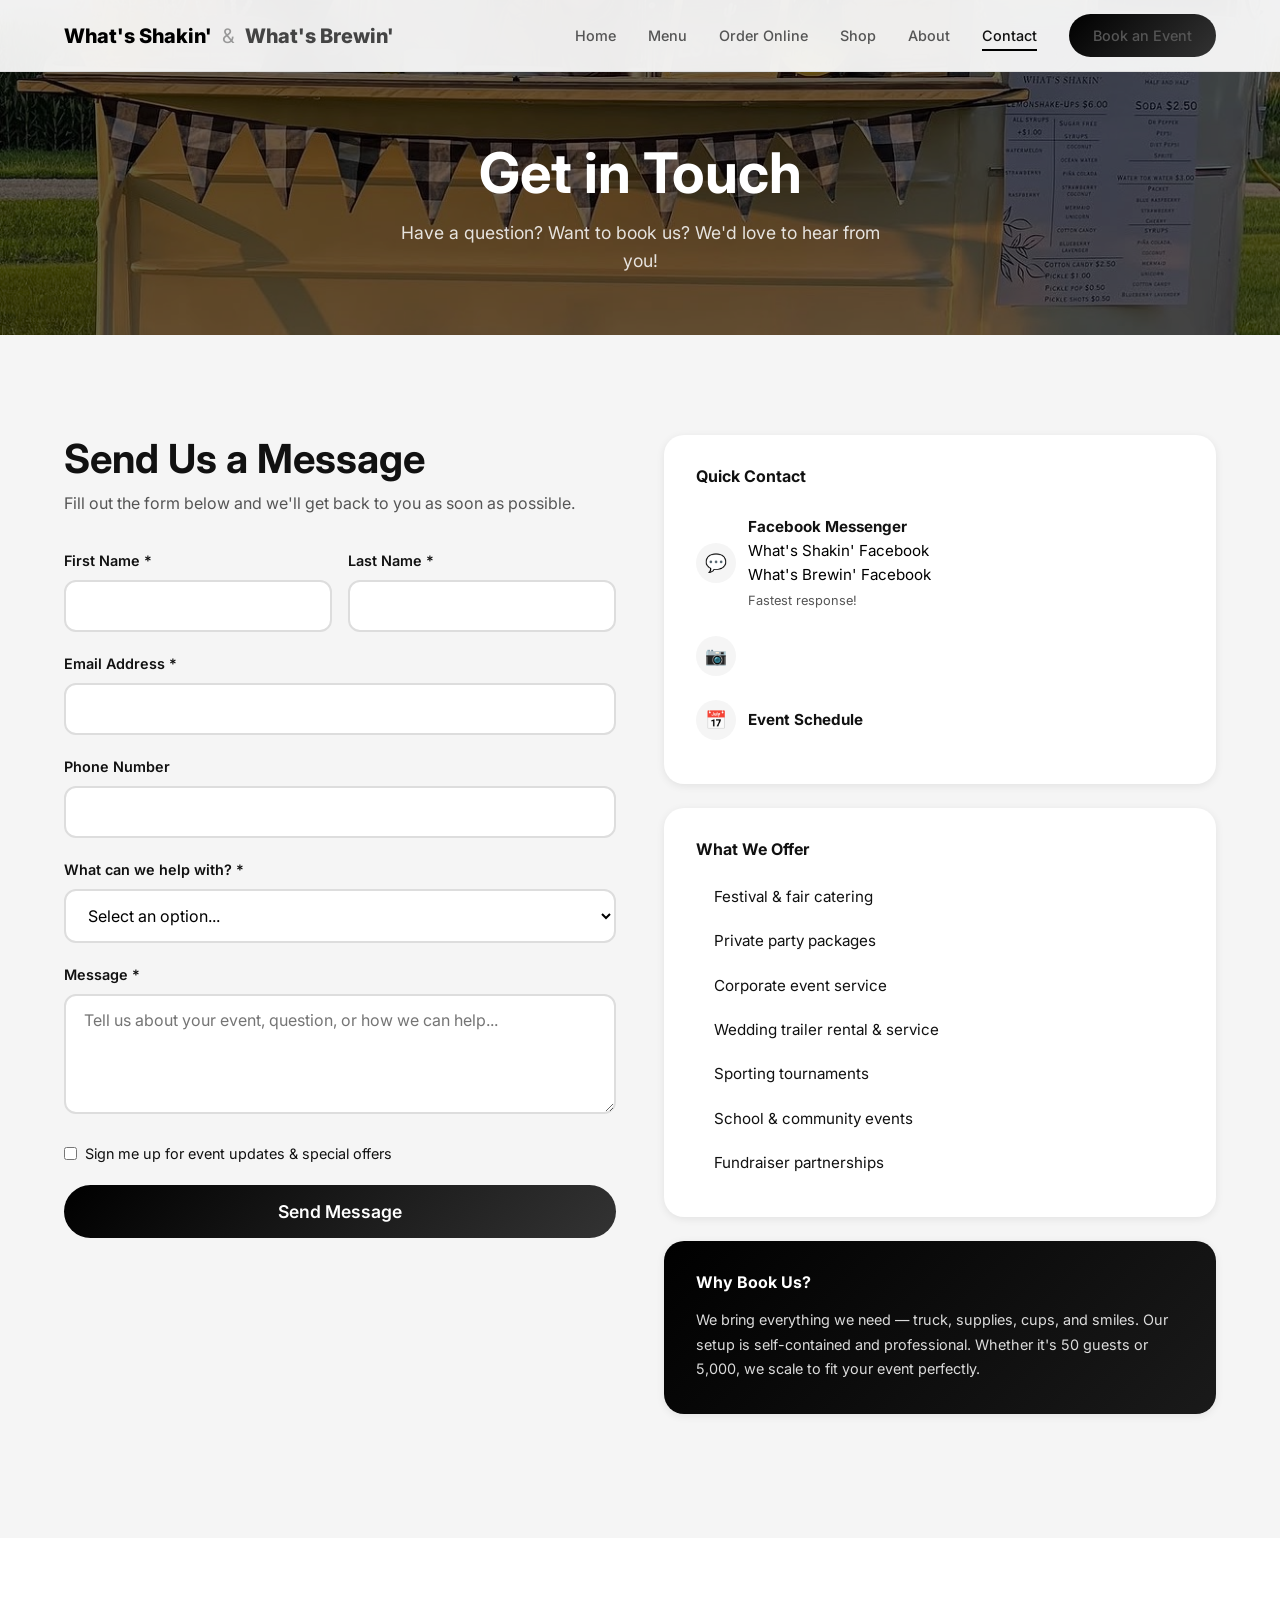
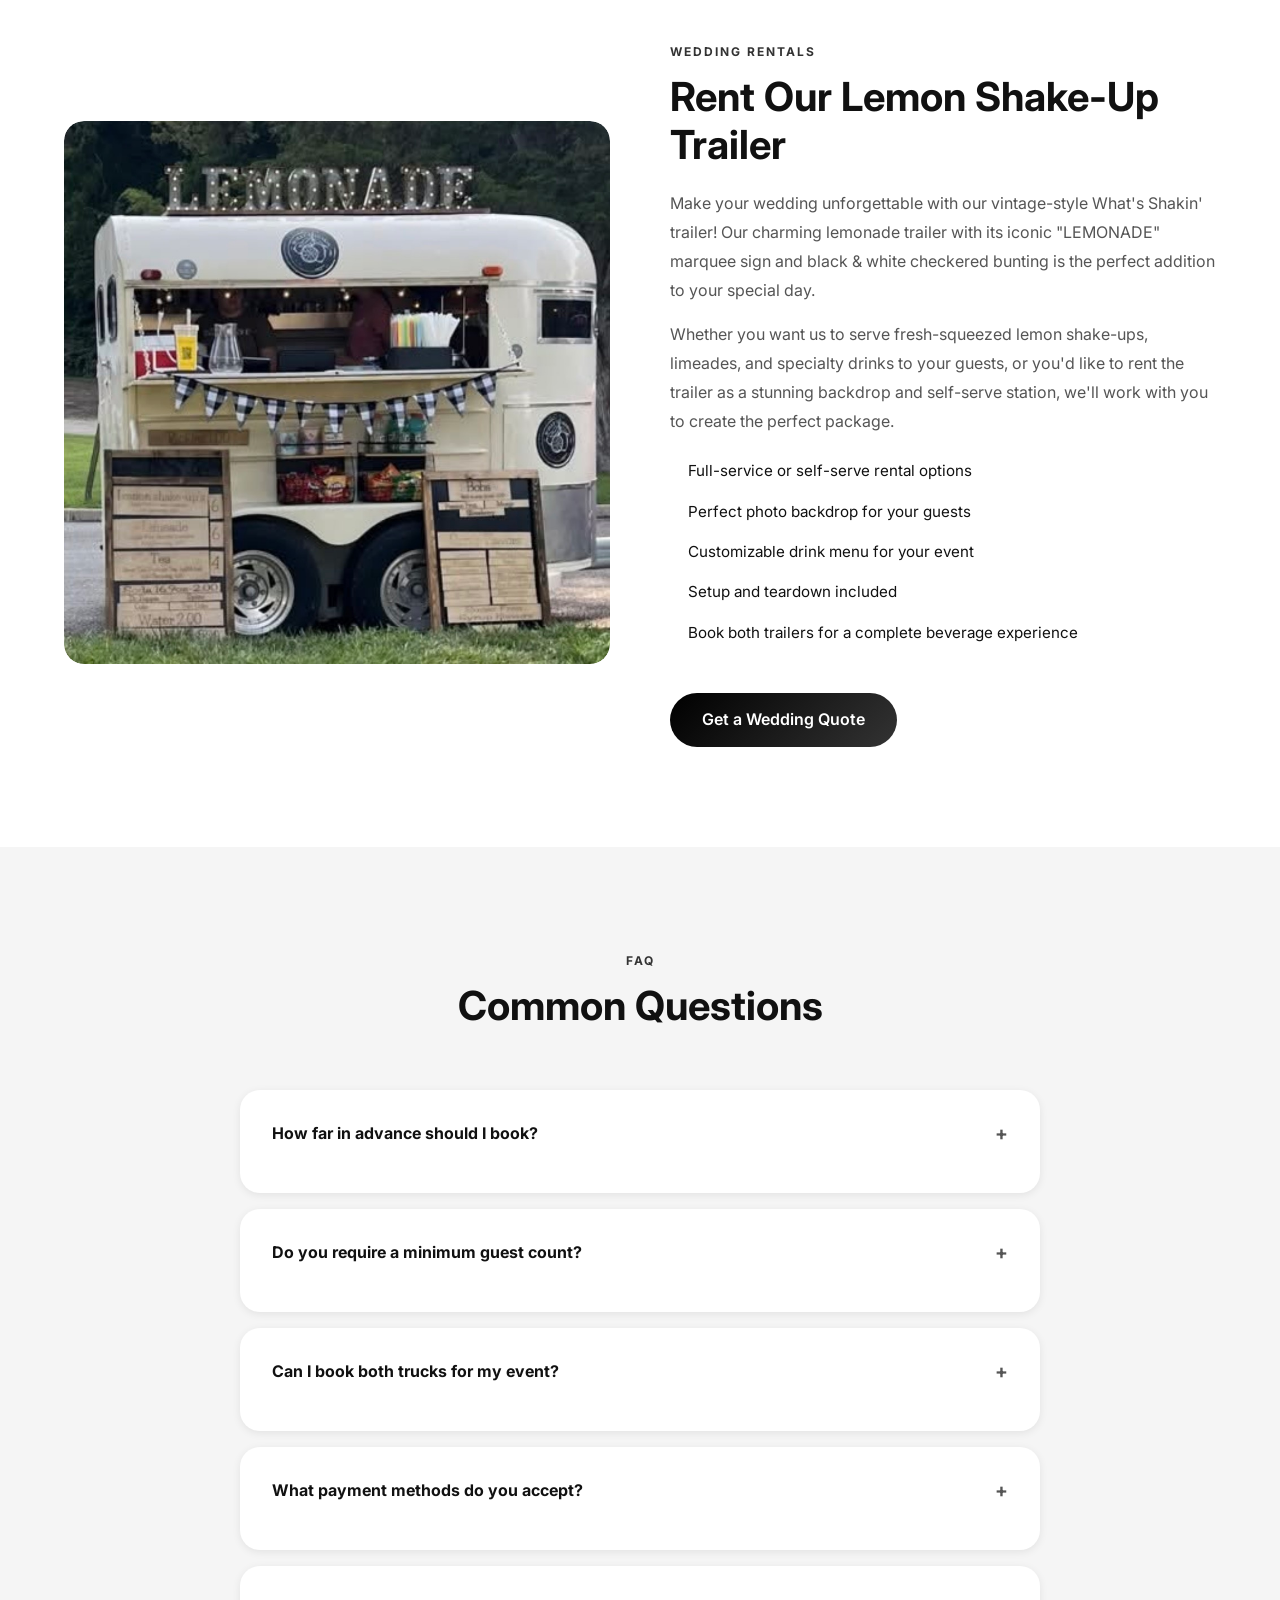
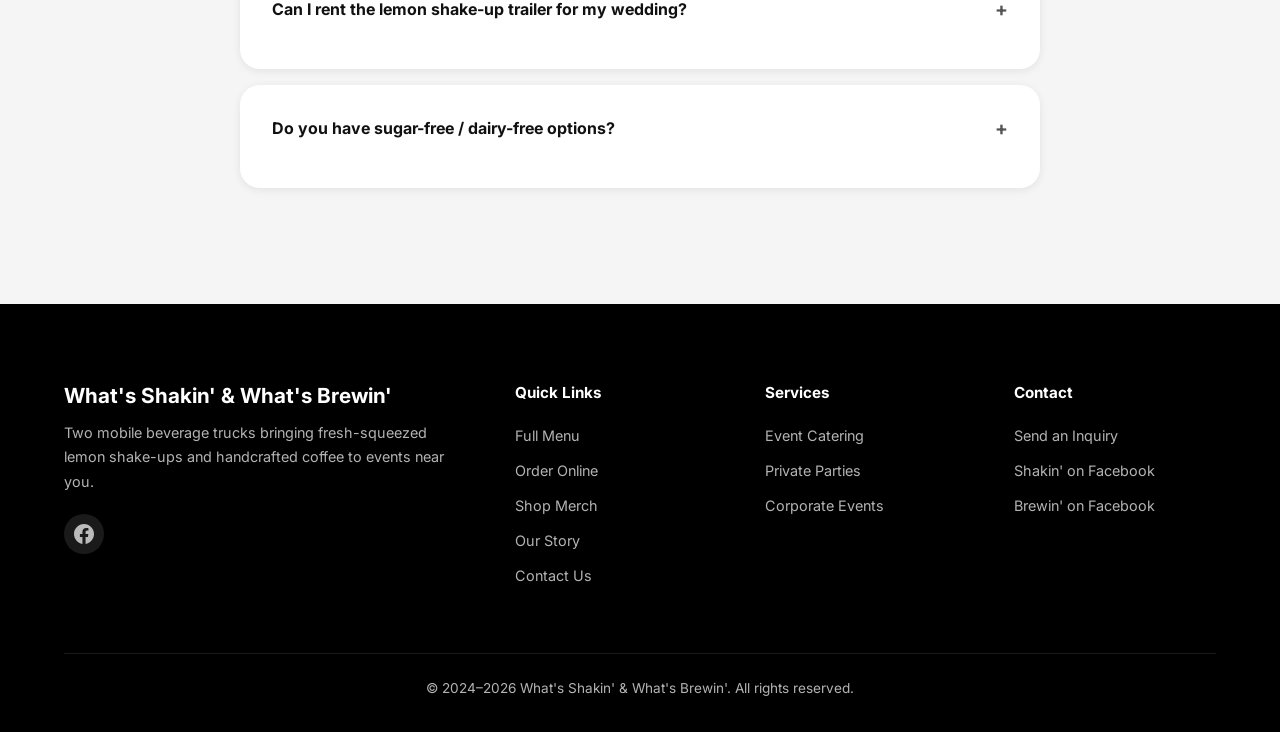
<file: contact.html>
<!DOCTYPE html>
<html lang="en">
<head>
  <meta charset="UTF-8">
  <meta name="viewport" content="width=device-width, initial-scale=1.0">
  <title>Contact & Book | What's Shakin' & What's Brewin'</title>
  <meta name="description" content="Contact What's Shakin' and What's Brewin' for event booking, catering inquiries, and more. Book our mobile beverage trucks for your next event!">
  <link rel="preconnect" href="https://fonts.googleapis.com">
  <link rel="preconnect" href="https://fonts.gstatic.com" crossorigin>
  <link href="https://fonts.googleapis.com/css2?family=Inter:wght@400;500;600;700;800&display=swap" rel="stylesheet">
  <link rel="stylesheet" href="css/style.css">
</head>
<body>

  <!-- Navigation -->
  <nav class="nav" id="nav">
    <div class="container">
      <a href="index.html" class="nav-brand">
        <span class="shakin-text">What's Shakin'</span>
        <span class="amp">&</span>
        <span class="brewin-text">What's Brewin'</span>
      <div class="nav-links" id="nav-links">
        <a href="index.html">Home</a>
        <a href="menu.html">Menu</a>
        <a href="order.html">Order Online</a>
        <a href="shop.html">Shop</a>
        <a href="about.html">About</a>
        <a href="contact.html" class="active">Contact</a>
        <a href="contact.html#book" class="nav-cta">Book an Event</a>
      </div>
      <button class="nav-toggle" id="nav-toggle" aria-label="Toggle menu">
        <span></span><span></span><span></span>
      </button>
    </div>
  </nav>

  <!-- Page Header -->
  <div class="page-header dark-bg" style="background:url('img/image4.jpeg') center/cover no-repeat;position:relative">
    <div style="position:absolute;inset:0;background:rgba(0,0,0,0.6)"></div>
    <div class="container" style="position:relative;z-index:1">
      <h1>Get in Touch</h1>
      <p>Have a question? Want to book us? We'd love to hear from you!</p>
    </div>
  </div>

  <!-- Contact Section -->
  <section>
    <div class="container">
      <div class="contact-grid">

        <!-- Contact Form -->
        <div>
          <h2 style="margin-bottom:8px" id="book">Send Us a Message</h2>
          <p style="color:var(--text-light);margin-bottom:32px">Fill out the form below and we'll get back to you as soon as possible.</p>

          <form id="contact-form" onsubmit="handleContactSubmit(event)">
            <div style="display:grid;grid-template-columns:1fr 1fr;gap:16px">
              <div class="form-group">
                <label for="first-name">First Name *</label>
                <input type="text" id="first-name" name="first-name" required>
              </div>
              <div class="form-group">
                <label for="last-name">Last Name *</label>
                <input type="text" id="last-name" name="last-name" required>
              </div>
            </div>

            <div class="form-group">
              <label for="email">Email Address *</label>
              <input type="email" id="email" name="email" required>
            </div>

            <div class="form-group">
              <label for="phone">Phone Number</label>
              <input type="tel" id="phone" name="phone">
            </div>

            <div class="form-group">
              <label for="inquiry-type">What can we help with? *</label>
              <select id="inquiry-type" name="inquiry-type" required>
                <option value="">Select an option...</option>
                <option value="event-booking">Event Booking / Catering</option>
                <option value="private-party">Private Party</option>
                <option value="corporate">Corporate Event</option>
                <option value="wedding">Wedding</option>
                <option value="festival">Festival / Fair</option>
                <option value="general">General Question</option>
                <option value="feedback">Feedback</option>
                <option value="collaboration">Business Collaboration</option>
                <option value="other">Other</option>
              </select>
            </div>

            <!-- Event-specific fields (shown conditionally) -->
            <div id="event-fields" style="display:none">
              <div style="display:grid;grid-template-columns:1fr 1fr;gap:16px">
                <div class="form-group">
                  <label for="event-date">Event Date</label>
                  <input type="date" id="event-date" name="event-date">
                </div>
                <div class="form-group">
                  <label for="event-time">Event Time</label>
                  <input type="text" id="event-time" name="event-time" placeholder="e.g., 11am - 8pm">
                </div>
              </div>
              <div class="form-group">
                <label for="event-location">Event Location</label>
                <input type="text" id="event-location" name="event-location" placeholder="Address or venue name">
              </div>
              <div class="form-group">
                <label for="guest-count">Estimated Guest Count</label>
                <input type="number" id="guest-count" name="guest-count" placeholder="Approximate number of guests">
              </div>
              <div class="form-group">
                <label for="which-truck">Which truck(s) are you interested in?</label>
                <select id="which-truck" name="which-truck">
                  <option value="both">Both — What's Shakin' & What's Brewin'</option>
                  <option value="shakin">What's Shakin' only</option>
                  <option value="brewin">What's Brewin' only</option>
                </select>
              </div>
            </div>

            <div class="form-group">
              <label for="message">Message *</label>
              <textarea id="message" name="message" required placeholder="Tell us about your event, question, or how we can help..."></textarea>
            </div>

            <div class="form-group">
              <label style="display:flex;align-items:center;gap:8px;cursor:pointer;font-weight:400">
                <input type="checkbox" id="newsletter-opt" name="newsletter" style="width:auto;padding:0">
                Sign me up for event updates & special offers
              </label>
            </div>

            <button type="submit" class="btn btn-shakin btn-lg" style="width:100%;justify-content:center">
              Send Message
            </button>
          </form>
        </div>

        <!-- Contact Info Sidebar -->
        <div>
          <div class="contact-info-card">
            <h4>Quick Contact</h4>
            <div class="contact-info-item">
              <div class="icon">&#128172;</div>
              <div>
                <strong>Facebook Messenger</strong><br>
                <a href="https://www.facebook.com/profile.php?id=61550268173974" target="_blank" rel="noopener" style="color:var(--shakin-secondary)">What's Shakin' Facebook</a><br>
                <a href="https://www.facebook.com/profile.php?id=61587524812366" target="_blank" rel="noopener" style="color:var(--shakin-secondary)">What's Brewin' Facebook</a>
                <br><span style="font-size:0.8rem;color:var(--text-light)">Fastest response!</span>
              </div>
            </div>
            <div class="contact-info-item">
              <div class="icon">&#128247;</div>
              <div>
              </div>
            </div>
            <div class="contact-info-item">
              <div class="icon">&#128197;</div>
              <div>
                <strong>Event Schedule</strong><br>
              </div>
            </div>
          </div>

          <div class="contact-info-card">
            <h4>What We Offer</h4>
            <ul class="feature-list" style="margin-bottom:0">
              <li style="padding:10px 0">Festival & fair catering</li>
              <li style="padding:10px 0">Private party packages</li>
              <li style="padding:10px 0">Corporate event service</li>
              <li style="padding:10px 0">Wedding trailer rental & service</li>
              <li style="padding:10px 0">Sporting tournaments</li>
              <li style="padding:10px 0">School & community events</li>
              <li style="padding:10px 0">Fundraiser partnerships</li>
            </ul>
          </div>

          <div class="contact-info-card" style="background:linear-gradient(135deg, #000, #1a1a1a);color:var(--text-white)">
            <h4 style="color:var(--text-white)">Why Book Us?</h4>
            <p style="font-size:0.9rem;opacity:0.85;line-height:1.7">
              We bring everything we need — truck, supplies, cups, and smiles.
              Our setup is self-contained and professional. Whether it's 50 guests or 5,000,
              we scale to fit your event perfectly.
            </p>
          </div>
        </div>
      </div>
    </div>
  </section>

  <!-- Wedding Trailer Rental -->
  <section style="background:var(--bg-white)">
    <div class="container">
      <div class="story-section fade-up">
        <div class="story-image" style="background:none;min-height:0"><img src="img/image3.jpeg" alt="What's Shakin' lemon shake-up trailer" style="width:100%;height:100%;object-fit:cover;border-radius:var(--radius-lg)"></div>
        <div class="story-content">
          <span class="section-label shakin">Wedding Rentals</span>
          <h2>Rent Our Lemon Shake-Up Trailer</h2>
          <p>Make your wedding unforgettable with our vintage-style What's Shakin' trailer! Our charming lemonade trailer with its iconic "LEMONADE" marquee sign and black &amp; white checkered bunting is the perfect addition to your special day.</p>
          <p>Whether you want us to serve fresh-squeezed lemon shake-ups, limeades, and specialty drinks to your guests, or you'd like to rent the trailer as a stunning backdrop and self-serve station, we'll work with you to create the perfect package.</p>
          <ul class="feature-list" style="margin-top:16px">
            <li>Full-service or self-serve rental options</li>
            <li>Perfect photo backdrop for your guests</li>
            <li>Customizable drink menu for your event</li>
            <li>Setup and teardown included</li>
            <li>Book both trailers for a complete beverage experience</li>
          </ul>
          <a href="#book" class="btn btn-shakin" style="margin-top:16px" onclick="document.getElementById('inquiry-type').value='wedding';document.getElementById('inquiry-type').dispatchEvent(new Event('change'))">Get a Wedding Quote</a>
        </div>
      </div>
    </div>
  </section>

  <!-- FAQ -->
  <section>
    <div class="container">
      <div class="section-header fade-up">
        <span class="section-label shakin">FAQ</span>
        <h2>Common Questions</h2>
      </div>
      <div style="max-width:800px;margin:0 auto" class="fade-up">
        <div class="contact-info-card" style="margin-bottom:16px;cursor:pointer" onclick="this.querySelector('.faq-answer').style.display=this.querySelector('.faq-answer').style.display==='none'?'block':'none'">
          <h4 style="display:flex;justify-content:space-between;align-items:center">
            How far in advance should I book?
            <span style="font-size:1.2rem;color:var(--text-light)">+</span>
          </h4>
          <p class="faq-answer" style="display:none;margin-top:12px;color:var(--text-light)">
            We recommend booking at least 2-4 weeks in advance, especially during peak season (May-September).
            However, we sometimes have last-minute availability, so don't hesitate to reach out!
          </p>
        </div>
        <div class="contact-info-card" style="margin-bottom:16px;cursor:pointer" onclick="this.querySelector('.faq-answer').style.display=this.querySelector('.faq-answer').style.display==='none'?'block':'none'">
          <h4 style="display:flex;justify-content:space-between;align-items:center">
            Do you require a minimum guest count?
            <span style="font-size:1.2rem;color:var(--text-light)">+</span>
          </h4>
          <p class="faq-answer" style="display:none;margin-top:12px;color:var(--text-light)">
            Minimums vary depending on location and event type. Reach out and we'll work with you to find a package that fits!
          </p>
        </div>
        <div class="contact-info-card" style="margin-bottom:16px;cursor:pointer" onclick="this.querySelector('.faq-answer').style.display=this.querySelector('.faq-answer').style.display==='none'?'block':'none'">
          <h4 style="display:flex;justify-content:space-between;align-items:center">
            Can I book both trucks for my event?
            <span style="font-size:1.2rem;color:var(--text-light)">+</span>
          </h4>
          <p class="faq-answer" style="display:none;margin-top:12px;color:var(--text-light)">
            Absolutely! Many of our clients book both What's Shakin' and What's Brewin' together.
            It's a great way to offer variety — refreshing shakes AND craft coffee for all your guests.
          </p>
        </div>
        <div class="contact-info-card" style="margin-bottom:16px;cursor:pointer" onclick="this.querySelector('.faq-answer').style.display=this.querySelector('.faq-answer').style.display==='none'?'block':'none'">
          <h4 style="display:flex;justify-content:space-between;align-items:center">
            What payment methods do you accept?
            <span style="font-size:1.2rem;color:var(--text-light)">+</span>
          </h4>
          <p class="faq-answer" style="display:none;margin-top:12px;color:var(--text-light)">
            We accept cash, all major credit/debit cards, Venmo, and Cash App. We've got you covered!
          </p>
        </div>
        <div class="contact-info-card" style="margin-bottom:16px;cursor:pointer" onclick="this.querySelector('.faq-answer').style.display=this.querySelector('.faq-answer').style.display==='none'?'block':'none'">
          <h4 style="display:flex;justify-content:space-between;align-items:center">
            Can I rent the lemon shake-up trailer for my wedding?
            <span style="font-size:1.2rem;color:var(--text-light)">+</span>
          </h4>
          <p class="faq-answer" style="display:none;margin-top:12px;color:var(--text-light)">
            Yes! Our vintage-style What's Shakin' trailer is a gorgeous addition to any wedding.
            We offer full-service options where we serve your guests, or rental-only options where we set up the trailer as a self-serve station or photo backdrop.
            Contact us for wedding packages and pricing!
          </p>
        </div>
        <div class="contact-info-card" style="margin-bottom:16px;cursor:pointer" onclick="this.querySelector('.faq-answer').style.display=this.querySelector('.faq-answer').style.display==='none'?'block':'none'">
          <h4 style="display:flex;justify-content:space-between;align-items:center">
            Do you have sugar-free / dairy-free options?
            <span style="font-size:1.2rem;color:var(--text-light)">+</span>
          </h4>
          <p class="faq-answer" style="display:none;margin-top:12px;color:var(--text-light)">
            Yes! What's Shakin' has 9 sugar-free flavor options and stevia sweetener.
            What's Brewin' offers 7 sugar-free syrups plus oat and almond milk alternatives.
          </p>
        </div>
      </div>
    </div>
  </section>

  <!-- Footer -->
  <footer class="site-footer">
    <div class="container">
      <div class="footer-grid">
        <div class="footer-brand">
          <h3>What's Shakin' & What's Brewin'</h3>
          <p>Two mobile beverage trucks bringing fresh-squeezed lemon shake-ups and handcrafted coffee to events near you.</p>
          <div class="footer-social">
            <a href="https://www.facebook.com/profile.php?id=61550268173974" target="_blank" rel="noopener" aria-label="Facebook"><svg width="20" height="20" fill="currentColor" viewBox="0 0 24 24"><path d="M24 12.073c0-6.627-5.373-12-12-12s-12 5.373-12 12c0 5.99 4.388 10.954 10.125 11.854v-8.385H7.078v-3.47h3.047V9.43c0-3.007 1.792-4.669 4.533-4.669 1.312 0 2.686.235 2.686.235v2.953H15.83c-1.491 0-1.956.925-1.956 1.874v2.25h3.328l-.532 3.47h-2.796v8.385C19.612 23.027 24 18.062 24 12.073z"/></svg></a>
          </div>
        </div>
        <div class="footer-col">
          <h4>Quick Links</h4>
          <a href="menu.html">Full Menu</a>
          <a href="order.html">Order Online</a>
          <a href="shop.html">Shop Merch</a>
          <a href="about.html">Our Story</a>
          <a href="contact.html">Contact Us</a>
        </div>
        <div class="footer-col">
          <h4>Services</h4>
          <a href="contact.html#book">Event Catering</a>
          <a href="contact.html#book">Private Parties</a>
          <a href="contact.html#book">Corporate Events</a>
        </div>
        <div class="footer-col">
          <h4>Contact</h4>
          <a href="contact.html">Send an Inquiry</a>
          <a href="https://www.facebook.com/profile.php?id=61550268173974" target="_blank" rel="noopener">Shakin' on Facebook</a>
          <a href="https://www.facebook.com/profile.php?id=61587524812366" target="_blank" rel="noopener">Brewin' on Facebook</a>
        </div>
      </div>
      <div class="footer-bottom">&copy; 2024&ndash;2026 What's Shakin' & What's Brewin'. All rights reserved.</div>
    </div>
  </footer>

  <div class="floating-social">
    <a href="https://www.facebook.com/profile.php?id=61550268173974" target="_blank" rel="noopener" class="fb" aria-label="Facebook"><svg width="22" height="22" fill="currentColor" viewBox="0 0 24 24"><path d="M24 12.073c0-6.627-5.373-12-12-12s-12 5.373-12 12c0 5.99 4.388 10.954 10.125 11.854v-8.385H7.078v-3.47h3.047V9.43c0-3.007 1.792-4.669 4.533-4.669 1.312 0 2.686.235 2.686.235v2.953H15.83c-1.491 0-1.956.925-1.956 1.874v2.25h3.328l-.532 3.47h-2.796v8.385C19.612 23.027 24 18.062 24 12.073z"/></svg></a>
  </div>

  <script src="js/main.js"></script>
  <script>
    // Show/hide event fields based on inquiry type
    document.getElementById('inquiry-type').addEventListener('change', function() {
      const eventTypes = ['event-booking', 'private-party', 'corporate', 'wedding', 'festival'];
      document.getElementById('event-fields').style.display =
        eventTypes.includes(this.value) ? 'block' : 'none';
    });

    // Handle form submission
    function handleContactSubmit(e) {
      e.preventDefault();
      const form = e.target;
      const data = new FormData(form);

      // Build a readable summary for mailto fallback
      const name = data.get('first-name') + ' ' + data.get('last-name');
      const email = data.get('email');
      const phone = data.get('phone') || 'Not provided';
      const type = data.get('inquiry-type');
      const message = data.get('message');

      let body = 'Name: ' + name + '\n' +
        'Email: ' + email + '\n' +
        'Phone: ' + phone + '\n' +
        'Inquiry Type: ' + type + '\n';

      if (data.get('event-date')) body += 'Event Date: ' + data.get('event-date') + '\n';
      if (data.get('event-time')) body += 'Event Time: ' + data.get('event-time') + '\n';
      if (data.get('event-location')) body += 'Location: ' + data.get('event-location') + '\n';
      if (data.get('guest-count')) body += 'Guest Count: ' + data.get('guest-count') + '\n';
      if (data.get('which-truck')) body += 'Truck(s): ' + data.get('which-truck') + '\n';

      body += '\nMessage:\n' + message;

      // Show success and offer to send via Facebook
      const modal = document.createElement('div');
      modal.className = 'modal-overlay open';
      modal.innerHTML = '<div class="modal" style="position:relative">' +
        '<button class="modal-close" onclick="this.closest(\'.modal-overlay\').remove()">&times;</button>' +
        '<div style="text-align:center;margin-bottom:20px"><div style="font-size:3rem;margin-bottom:8px">&#9989;</div>' +
        '<h3>Message Ready!</h3></div>' +
        '<p style="color:var(--text-light);margin-bottom:20px;text-align:center">Send your inquiry through one of these channels and we\'ll get back to you ASAP:</p>' +
        '<div style="display:flex;flex-direction:column;gap:12px">' +
        '<a href="https://www.facebook.com/profile.php?id=61550268173974" target="_blank" rel="noopener" class="btn btn-shakin" style="justify-content:center;width:100%">Message on Facebook (Fastest!)</a>' +
        '</div>' +
        '<div style="margin-top:20px;padding:16px;background:var(--bg);border-radius:var(--radius);font-size:0.85rem">' +
        '<strong>Your inquiry details (copy & paste):</strong><br><pre style="white-space:pre-wrap;margin-top:8px;font-family:inherit;color:var(--text-light)">' + body + '</pre></div>' +
        '</div>';
      document.body.appendChild(modal);
      modal.addEventListener('click', function(ev) { if (ev.target === modal) modal.remove(); });

      form.reset();
    }

    // Auto-scroll to booking section if hash present
    if (window.location.hash === '#book') {
      setTimeout(function() {
        document.getElementById('book').scrollIntoView({ behavior: 'smooth', block: 'start' });
      }, 300);
    }
  </script>
</body>
</html>
</file>
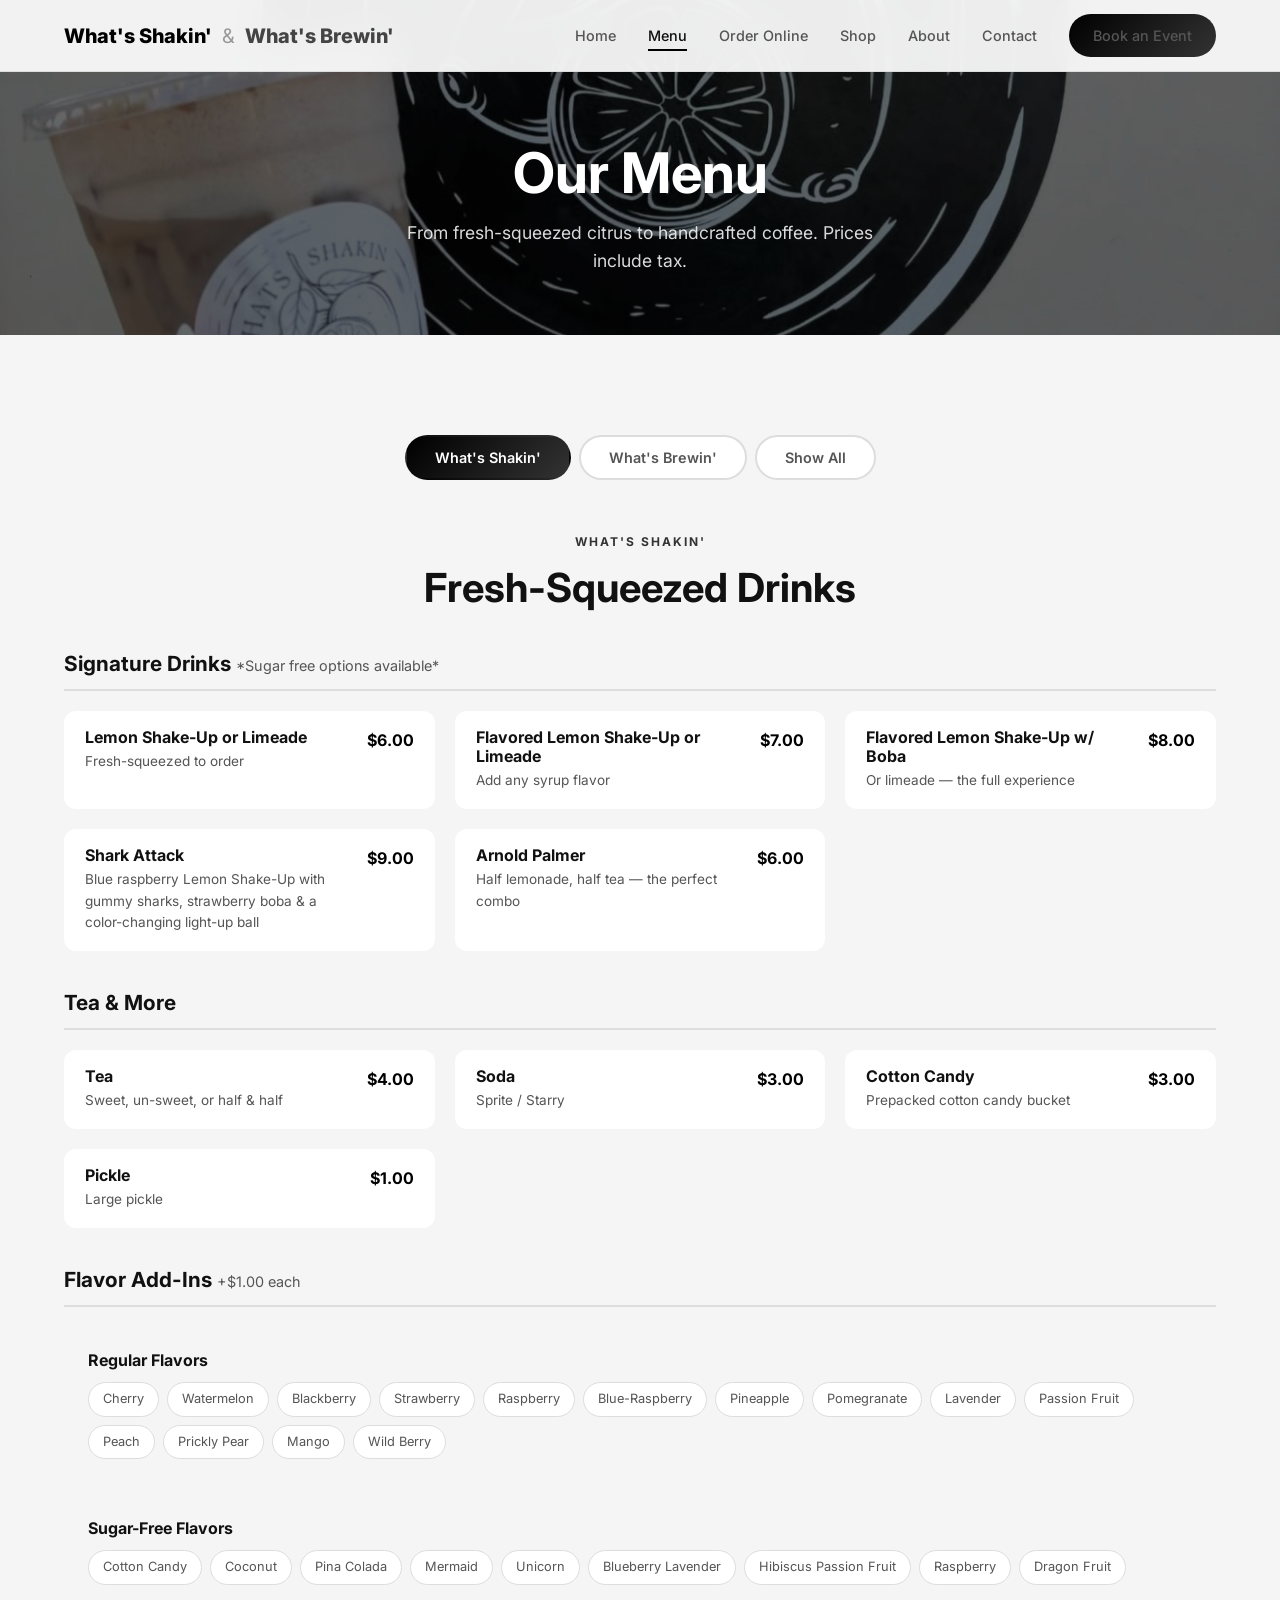
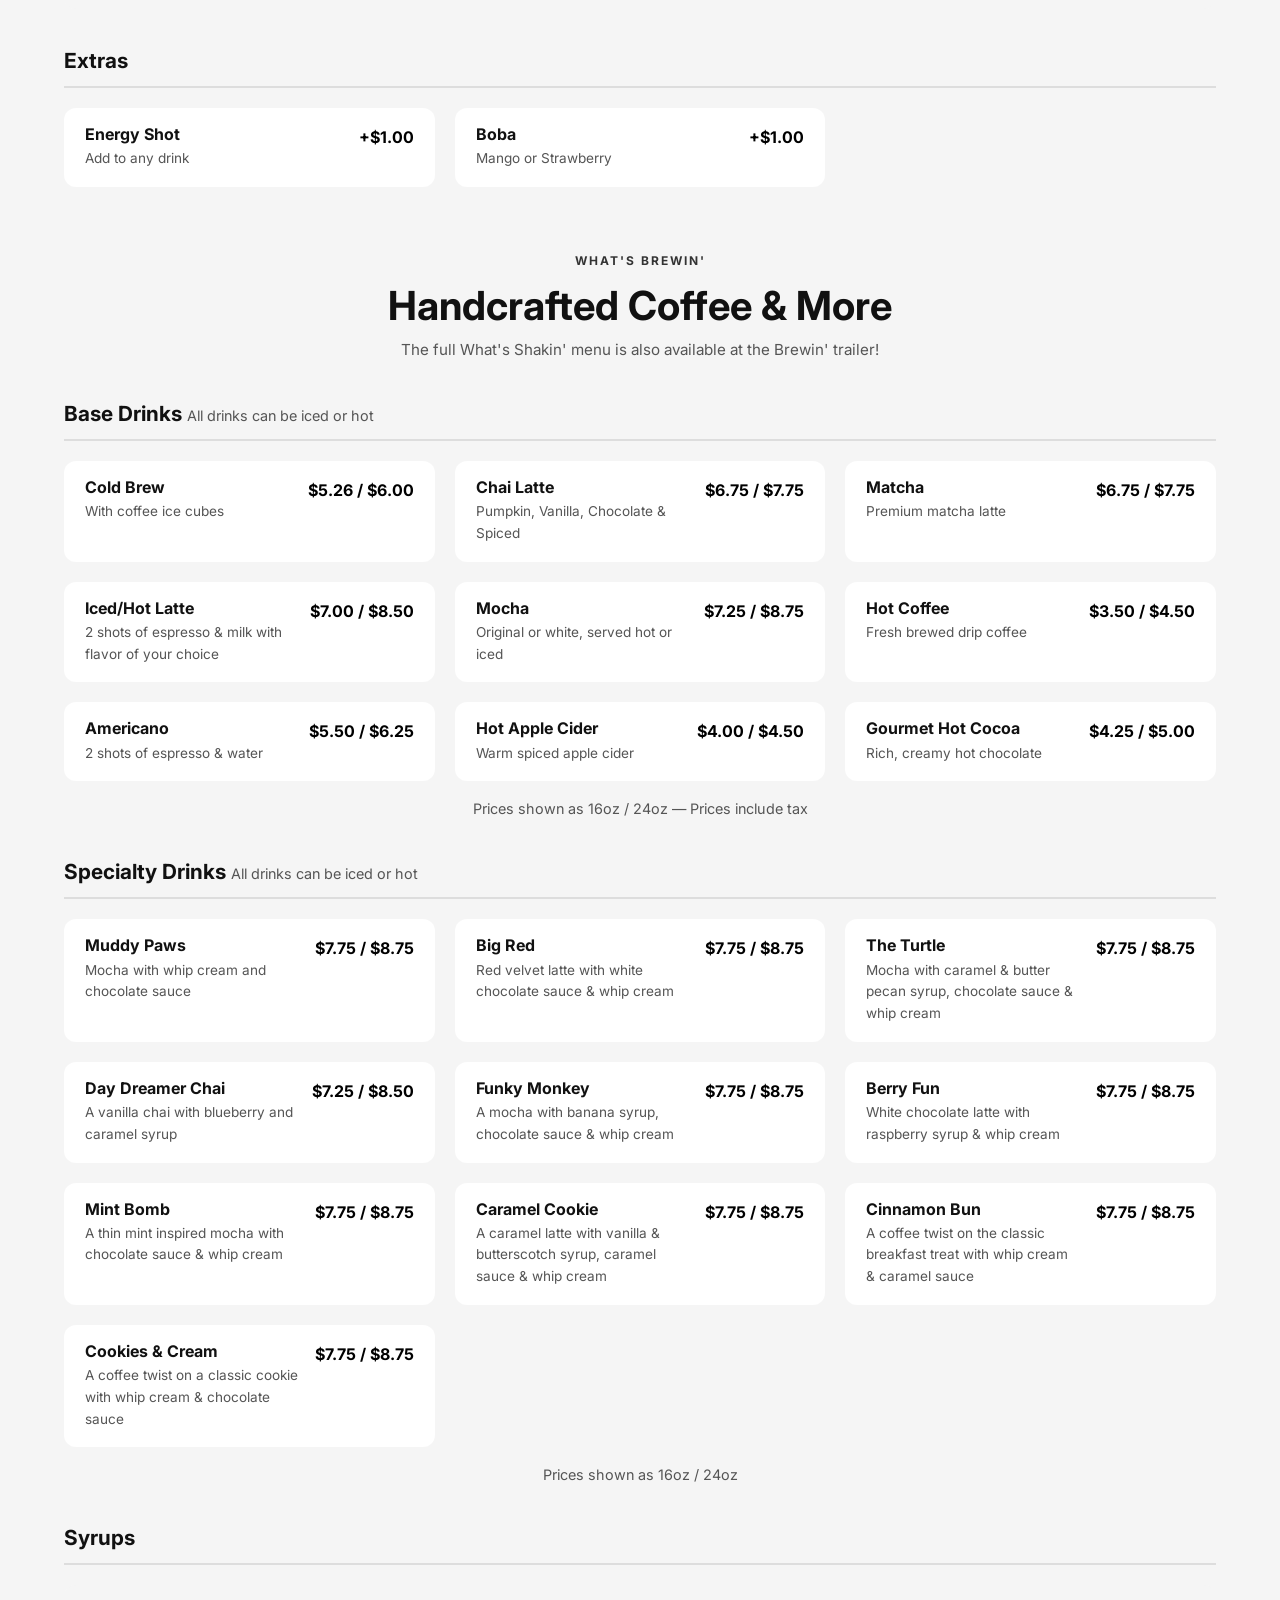
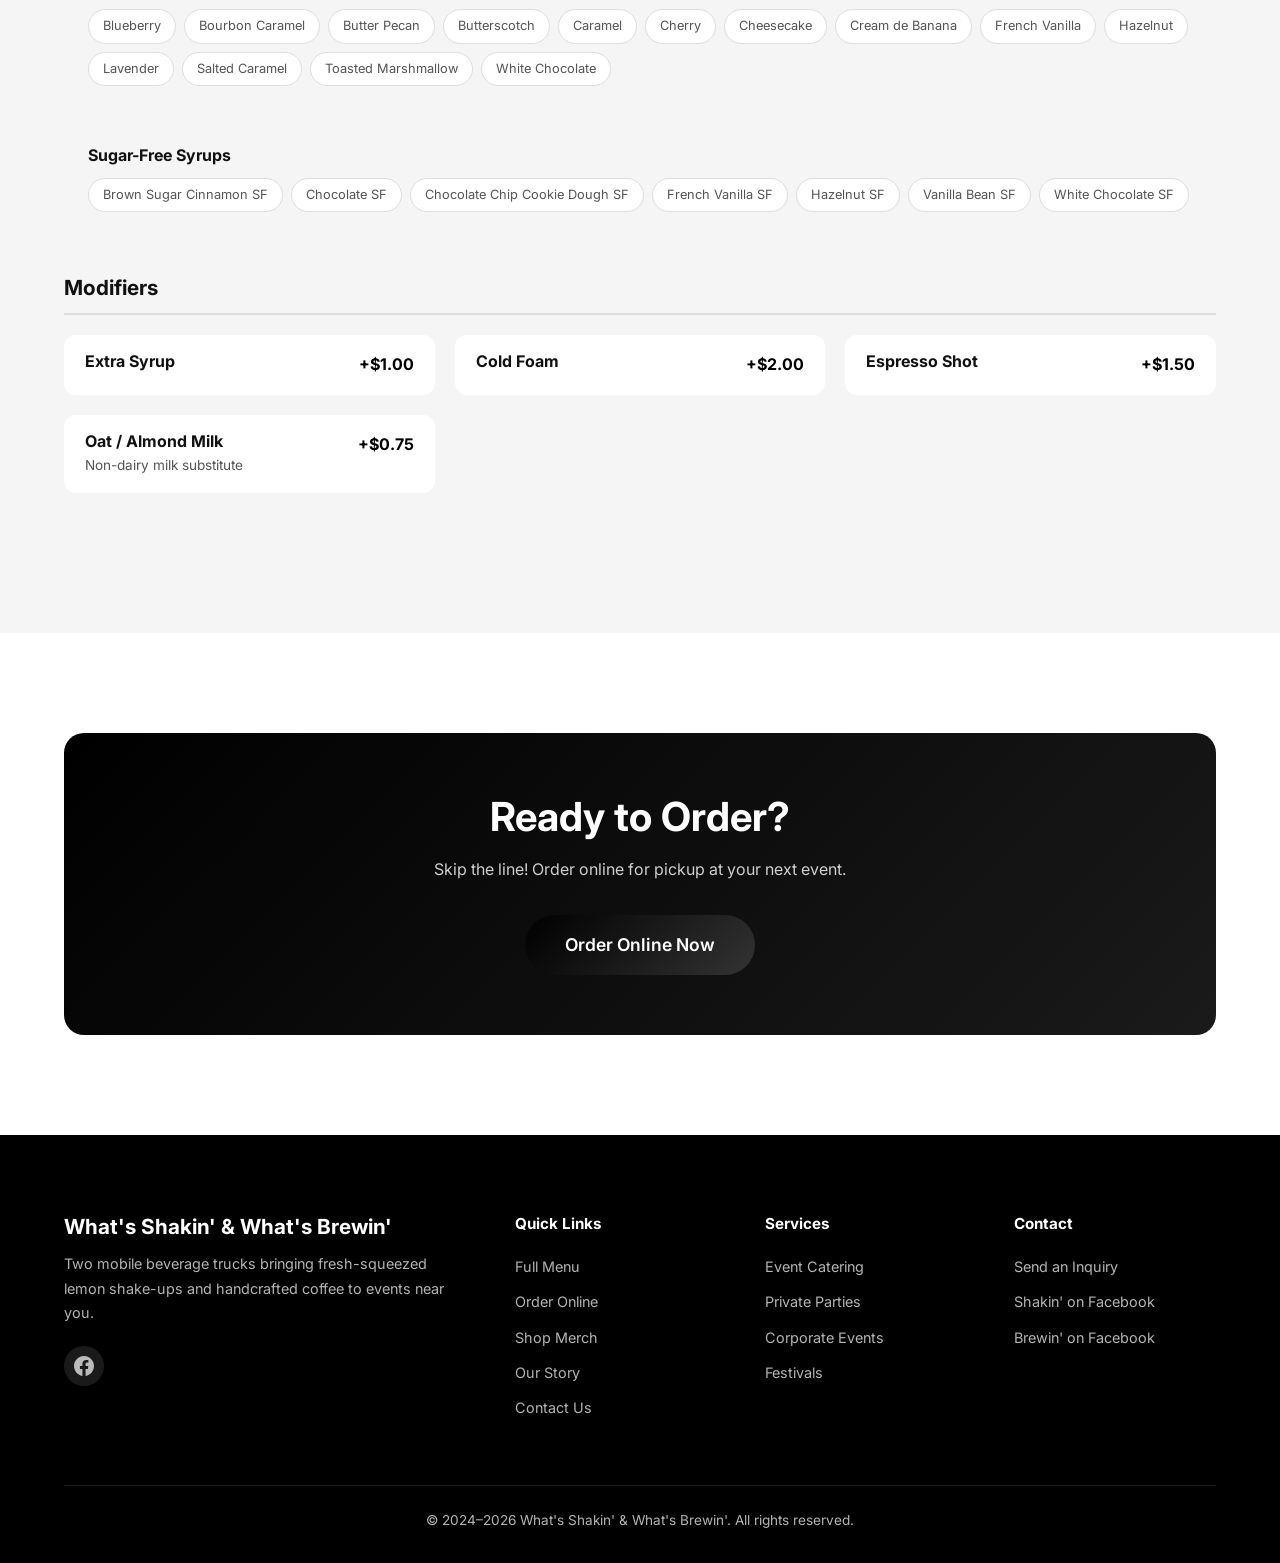
<file: menu.html>
<!DOCTYPE html>
<html lang="en">
<head>
  <meta charset="UTF-8">
  <meta name="viewport" content="width=device-width, initial-scale=1.0">
  <title>Menu | What's Shakin' & What's Brewin'</title>
  <meta name="description" content="Full menu for What's Shakin' and What's Brewin'. Fresh lemon shake-ups, specialty coffee, cold brew, flavored drinks & more.">
  <link rel="preconnect" href="https://fonts.googleapis.com">
  <link rel="preconnect" href="https://fonts.gstatic.com" crossorigin>
  <link href="https://fonts.googleapis.com/css2?family=Inter:wght@400;500;600;700;800&display=swap" rel="stylesheet">
  <link rel="stylesheet" href="css/style.css">
</head>
<body>

  <!-- Navigation -->
  <nav class="nav" id="nav">
    <div class="container">
      <a href="index.html" class="nav-brand">
        <span class="shakin-text">What's Shakin'</span>
        <span class="amp">&</span>
        <span class="brewin-text">What's Brewin'</span>
      <div class="nav-links" id="nav-links">
        <a href="index.html">Home</a>
        <a href="menu.html" class="active">Menu</a>
        <a href="order.html">Order Online</a>
        <a href="shop.html">Shop</a>
        <a href="about.html">About</a>
        <a href="contact.html">Contact</a>
        <a href="contact.html#book" class="nav-cta">Book an Event</a>
      </div>
      <button class="nav-toggle" id="nav-toggle" aria-label="Toggle menu">
        <span></span><span></span><span></span>
      </button>
    </div>
  </nav>

  <!-- Page Header -->
  <div class="page-header dark-bg" style="background:url('img/image2.jpg') center/cover no-repeat;position:relative">
    <div style="position:absolute;inset:0;background:rgba(0,0,0,0.6)"></div>
    <div class="container" style="position:relative;z-index:1">
      <h1>Our Menu</h1>
      <p>From fresh-squeezed citrus to handcrafted coffee. Prices include tax.</p>
    </div>
  </div>

  <!-- Menu Tabs & Content -->
  <section>
    <div class="container">
      <div class="menu-tabs">
        <button class="menu-tab active-shakin" data-brand="shakin" onclick="switchMenuTab('shakin')">What's Shakin'</button>
        <button class="menu-tab" data-brand="brewin" onclick="switchMenuTab('brewin')">What's Brewin'</button>
        <button class="menu-tab" data-brand="all" onclick="switchMenuTab('all')">Show All</button>
      </div>

      <!-- WHAT'S SHAKIN' MENU -->
      <div id="menu-shakin">
        <div class="section-header" style="margin-bottom:40px">
          <span class="section-label shakin" id="shakin">What's Shakin'</span>
          <h2>Fresh-Squeezed Drinks</h2>
        </div>

        <div class="menu-category">
          <h3>Signature Drinks <span style="font-weight:400;font-size:0.9rem;color:var(--text-light)">*Sugar free options available*</span></h3>
          <div class="menu-grid">
            <div class="menu-item">
              <div class="menu-item-info">
                <h4>Lemon Shake-Up or Limeade</h4>
                <p>Fresh-squeezed to order</p>
              </div>
              <span class="menu-item-price shakin-price">$6.00</span>
            </div>
            <div class="menu-item">
              <div class="menu-item-info">
                <h4>Flavored Lemon Shake-Up or Limeade</h4>
                <p>Add any syrup flavor</p>
              </div>
              <span class="menu-item-price shakin-price">$7.00</span>
            </div>
            <div class="menu-item">
              <div class="menu-item-info">
                <h4>Flavored Lemon Shake-Up w/ Boba</h4>
                <p>Or limeade — the full experience</p>
              </div>
              <span class="menu-item-price shakin-price">$8.00</span>
            </div>
            <div class="menu-item">
              <div class="menu-item-info">
                <h4>Shark Attack</h4>
                <p>Blue raspberry Lemon Shake-Up with gummy sharks, strawberry boba &amp; a color-changing light-up ball</p>
              </div>
              <span class="menu-item-price shakin-price">$9.00</span>
            </div>
            <div class="menu-item">
              <div class="menu-item-info">
                <h4>Arnold Palmer</h4>
                <p>Half lemonade, half tea — the perfect combo</p>
              </div>
              <span class="menu-item-price shakin-price">$6.00</span>
            </div>
          </div>
        </div>

        <div class="menu-category">
          <h3>Tea & More</h3>
          <div class="menu-grid">
            <div class="menu-item">
              <div class="menu-item-info">
                <h4>Tea</h4>
                <p>Sweet, un-sweet, or half &amp; half</p>
              </div>
              <span class="menu-item-price shakin-price">$4.00</span>
            </div>
            <div class="menu-item">
              <div class="menu-item-info">
                <h4>Soda</h4>
                <p>Sprite / Starry</p>
              </div>
              <span class="menu-item-price shakin-price">$3.00</span>
            </div>
            <div class="menu-item">
              <div class="menu-item-info">
                <h4>Cotton Candy</h4>
                <p>Prepacked cotton candy bucket</p>
              </div>
              <span class="menu-item-price shakin-price">$3.00</span>
            </div>
            <div class="menu-item">
              <div class="menu-item-info">
                <h4>Pickle</h4>
                <p>Large pickle</p>
              </div>
              <span class="menu-item-price shakin-price">$1.00</span>
            </div>
          </div>
        </div>

        <div class="menu-category">
          <h3>Flavor Add-Ins <span style="font-weight:400;font-size:0.9rem;color:var(--text-light)">+$1.00 each</span></h3>
          <div class="menu-addons">
            <h4>Regular Flavors</h4>
            <div class="addon-tags">
              <span class="addon-tag">Cherry</span>
              <span class="addon-tag">Watermelon</span>
              <span class="addon-tag">Blackberry</span>
              <span class="addon-tag">Strawberry</span>
              <span class="addon-tag">Raspberry</span>
              <span class="addon-tag">Blue-Raspberry</span>
              <span class="addon-tag">Pineapple</span>
              <span class="addon-tag">Pomegranate</span>
              <span class="addon-tag">Lavender</span>
              <span class="addon-tag">Passion Fruit</span>
              <span class="addon-tag">Peach</span>
              <span class="addon-tag">Prickly Pear</span>
              <span class="addon-tag">Mango</span>
              <span class="addon-tag">Wild Berry</span>
            </div>
          </div>
          <div class="menu-addons" style="margin-top:12px">
            <h4>Sugar-Free Flavors</h4>
            <div class="addon-tags">
              <span class="addon-tag">Cotton Candy</span>
              <span class="addon-tag">Coconut</span>
              <span class="addon-tag">Pina Colada</span>
              <span class="addon-tag">Mermaid</span>
              <span class="addon-tag">Unicorn</span>
              <span class="addon-tag">Blueberry Lavender</span>
              <span class="addon-tag">Hibiscus Passion Fruit</span>
              <span class="addon-tag">Raspberry</span>
              <span class="addon-tag">Dragon Fruit</span>
            </div>
          </div>
        </div>

        <div class="menu-category">
          <h3>Extras</h3>
          <div class="menu-grid">
            <div class="menu-item">
              <div class="menu-item-info">
                <h4>Energy Shot</h4>
                <p>Add to any drink</p>
              </div>
              <span class="menu-item-price shakin-price">+$1.00</span>
            </div>
            <div class="menu-item">
              <div class="menu-item-info">
                <h4>Boba</h4>
                <p>Mango or Strawberry</p>
              </div>
              <span class="menu-item-price shakin-price">+$1.00</span>
            </div>
          </div>
        </div>
      </div>

      <!-- WHAT'S BREWIN' MENU -->
      <div id="menu-brewin">
        <div class="section-header" style="margin-bottom:40px;margin-top:60px">
          <span class="section-label brewin" id="brewin">What's Brewin'</span>
          <h2>Handcrafted Coffee & More</h2>
          <p style="margin-top:8px;font-size:0.95rem;color:var(--text-light)">The full What's Shakin' menu is also available at the Brewin' trailer!</p>
        </div>

        <div class="menu-category">
          <h3>Base Drinks <span style="font-weight:400;font-size:0.9rem;color:var(--text-light)">All drinks can be iced or hot</span></h3>
          <div class="menu-grid">
            <div class="menu-item">
              <div class="menu-item-info">
                <h4>Cold Brew</h4>
                <p>With coffee ice cubes</p>
              </div>
              <span class="menu-item-price brewin-price">$5.26 / $6.00</span>
            </div>
            <div class="menu-item">
              <div class="menu-item-info">
                <h4>Chai Latte</h4>
                <p>Pumpkin, Vanilla, Chocolate &amp; Spiced</p>
              </div>
              <span class="menu-item-price brewin-price">$6.75 / $7.75</span>
            </div>
            <div class="menu-item">
              <div class="menu-item-info">
                <h4>Matcha</h4>
                <p>Premium matcha latte</p>
              </div>
              <span class="menu-item-price brewin-price">$6.75 / $7.75</span>
            </div>
            <div class="menu-item">
              <div class="menu-item-info">
                <h4>Iced/Hot Latte</h4>
                <p>2 shots of espresso &amp; milk with flavor of your choice</p>
              </div>
              <span class="menu-item-price brewin-price">$7.00 / $8.50</span>
            </div>
            <div class="menu-item">
              <div class="menu-item-info">
                <h4>Mocha</h4>
                <p>Original or white, served hot or iced</p>
              </div>
              <span class="menu-item-price brewin-price">$7.25 / $8.75</span>
            </div>
            <div class="menu-item">
              <div class="menu-item-info">
                <h4>Hot Coffee</h4>
                <p>Fresh brewed drip coffee</p>
              </div>
              <span class="menu-item-price brewin-price">$3.50 / $4.50</span>
            </div>
            <div class="menu-item">
              <div class="menu-item-info">
                <h4>Americano</h4>
                <p>2 shots of espresso &amp; water</p>
              </div>
              <span class="menu-item-price brewin-price">$5.50 / $6.25</span>
            </div>
            <div class="menu-item">
              <div class="menu-item-info">
                <h4>Hot Apple Cider</h4>
                <p>Warm spiced apple cider</p>
              </div>
              <span class="menu-item-price brewin-price">$4.00 / $4.50</span>
            </div>
            <div class="menu-item">
              <div class="menu-item-info">
                <h4>Gourmet Hot Cocoa</h4>
                <p>Rich, creamy hot chocolate</p>
              </div>
              <span class="menu-item-price brewin-price">$4.25 / $5.00</span>
            </div>
          </div>
          <p style="text-align:center;margin-top:16px;color:var(--text-light);font-size:0.9rem">Prices shown as 16oz / 24oz &mdash; Prices include tax</p>
        </div>

        <div class="menu-category">
          <h3>Specialty Drinks <span style="font-weight:400;font-size:0.9rem;color:var(--text-light)">All drinks can be iced or hot</span></h3>
          <div class="menu-grid">
            <div class="menu-item">
              <div class="menu-item-info">
                <h4>Muddy Paws</h4>
                <p>Mocha with whip cream and chocolate sauce</p>
              </div>
              <span class="menu-item-price brewin-price">$7.75 / $8.75</span>
            </div>
            <div class="menu-item">
              <div class="menu-item-info">
                <h4>Big Red</h4>
                <p>Red velvet latte with white chocolate sauce &amp; whip cream</p>
              </div>
              <span class="menu-item-price brewin-price">$7.75 / $8.75</span>
            </div>
            <div class="menu-item">
              <div class="menu-item-info">
                <h4>The Turtle</h4>
                <p>Mocha with caramel &amp; butter pecan syrup, chocolate sauce &amp; whip cream</p>
              </div>
              <span class="menu-item-price brewin-price">$7.75 / $8.75</span>
            </div>
            <div class="menu-item">
              <div class="menu-item-info">
                <h4>Day Dreamer Chai</h4>
                <p>A vanilla chai with blueberry and caramel syrup</p>
              </div>
              <span class="menu-item-price brewin-price">$7.25 / $8.50</span>
            </div>
            <div class="menu-item">
              <div class="menu-item-info">
                <h4>Funky Monkey</h4>
                <p>A mocha with banana syrup, chocolate sauce &amp; whip cream</p>
              </div>
              <span class="menu-item-price brewin-price">$7.75 / $8.75</span>
            </div>
            <div class="menu-item">
              <div class="menu-item-info">
                <h4>Berry Fun</h4>
                <p>White chocolate latte with raspberry syrup &amp; whip cream</p>
              </div>
              <span class="menu-item-price brewin-price">$7.75 / $8.75</span>
            </div>
            <div class="menu-item">
              <div class="menu-item-info">
                <h4>Mint Bomb</h4>
                <p>A thin mint inspired mocha with chocolate sauce &amp; whip cream</p>
              </div>
              <span class="menu-item-price brewin-price">$7.75 / $8.75</span>
            </div>
            <div class="menu-item">
              <div class="menu-item-info">
                <h4>Caramel Cookie</h4>
                <p>A caramel latte with vanilla &amp; butterscotch syrup, caramel sauce &amp; whip cream</p>
              </div>
              <span class="menu-item-price brewin-price">$7.75 / $8.75</span>
            </div>
            <div class="menu-item">
              <div class="menu-item-info">
                <h4>Cinnamon Bun</h4>
                <p>A coffee twist on the classic breakfast treat with whip cream &amp; caramel sauce</p>
              </div>
              <span class="menu-item-price brewin-price">$7.75 / $8.75</span>
            </div>
            <div class="menu-item">
              <div class="menu-item-info">
                <h4>Cookies &amp; Cream</h4>
                <p>A coffee twist on a classic cookie with whip cream &amp; chocolate sauce</p>
              </div>
              <span class="menu-item-price brewin-price">$7.75 / $8.75</span>
            </div>
          </div>
          <p style="text-align:center;margin-top:16px;color:var(--text-light);font-size:0.9rem">Prices shown as 16oz / 24oz</p>
        </div>

        <div class="menu-category">
          <h3>Syrups</h3>
          <div class="menu-addons">
            <div class="addon-tags">
              <span class="addon-tag">Blueberry</span>
              <span class="addon-tag">Bourbon Caramel</span>
              <span class="addon-tag">Butter Pecan</span>
              <span class="addon-tag">Butterscotch</span>
              <span class="addon-tag">Caramel</span>
              <span class="addon-tag">Cherry</span>
              <span class="addon-tag">Cheesecake</span>
              <span class="addon-tag">Cream de Banana</span>
              <span class="addon-tag">French Vanilla</span>
              <span class="addon-tag">Hazelnut</span>
              <span class="addon-tag">Lavender</span>
              <span class="addon-tag">Salted Caramel</span>
              <span class="addon-tag">Toasted Marshmallow</span>
              <span class="addon-tag">White Chocolate</span>
            </div>
          </div>
          <div class="menu-addons" style="margin-top:12px">
            <h4>Sugar-Free Syrups</h4>
            <div class="addon-tags">
              <span class="addon-tag">Brown Sugar Cinnamon SF</span>
              <span class="addon-tag">Chocolate SF</span>
              <span class="addon-tag">Chocolate Chip Cookie Dough SF</span>
              <span class="addon-tag">French Vanilla SF</span>
              <span class="addon-tag">Hazelnut SF</span>
              <span class="addon-tag">Vanilla Bean SF</span>
              <span class="addon-tag">White Chocolate SF</span>
            </div>
          </div>
        </div>

        <div class="menu-category">
          <h3>Modifiers</h3>
          <div class="menu-grid">
            <div class="menu-item">
              <div class="menu-item-info"><h4>Extra Syrup</h4></div>
              <span class="menu-item-price brewin-price">+$1.00</span>
            </div>
            <div class="menu-item">
              <div class="menu-item-info"><h4>Cold Foam</h4></div>
              <span class="menu-item-price brewin-price">+$2.00</span>
            </div>
            <div class="menu-item">
              <div class="menu-item-info"><h4>Espresso Shot</h4></div>
              <span class="menu-item-price brewin-price">+$1.50</span>
            </div>
            <div class="menu-item">
              <div class="menu-item-info">
                <h4>Oat / Almond Milk</h4>
                <p>Non-dairy milk substitute</p>
              </div>
              <span class="menu-item-price brewin-price">+$0.75</span>
            </div>
          </div>
        </div>
      </div>

    </div>
  </section>

  <!-- CTA -->
  <section style="background:var(--bg-white)">
    <div class="container text-center">
      <div class="events-banner fade-up">
        <h2>Ready to Order?</h2>
        <p>Skip the line! Order online for pickup at your next event.</p>
        <a href="order.html" class="btn btn-shakin btn-lg">Order Online Now</a>
      </div>
    </div>
  </section>

  <!-- Footer -->
  <footer class="site-footer">
    <div class="container">
      <div class="footer-grid">
        <div class="footer-brand">
          <h3>What's Shakin' & What's Brewin'</h3>
          <p>Two mobile beverage trucks bringing fresh-squeezed lemon shake-ups and handcrafted coffee to events near you.</p>
          <div class="footer-social">
            <a href="https://www.facebook.com/profile.php?id=61550268173974" target="_blank" rel="noopener" aria-label="Facebook"><svg width="20" height="20" fill="currentColor" viewBox="0 0 24 24"><path d="M24 12.073c0-6.627-5.373-12-12-12s-12 5.373-12 12c0 5.99 4.388 10.954 10.125 11.854v-8.385H7.078v-3.47h3.047V9.43c0-3.007 1.792-4.669 4.533-4.669 1.312 0 2.686.235 2.686.235v2.953H15.83c-1.491 0-1.956.925-1.956 1.874v2.25h3.328l-.532 3.47h-2.796v8.385C19.612 23.027 24 18.062 24 12.073z"/></svg></a>
          </div>
        </div>
        <div class="footer-col">
          <h4>Quick Links</h4>
          <a href="menu.html">Full Menu</a>
          <a href="order.html">Order Online</a>
          <a href="shop.html">Shop Merch</a>
          <a href="about.html">Our Story</a>
          <a href="contact.html">Contact Us</a>
        </div>
        <div class="footer-col">
          <h4>Services</h4>
          <a href="contact.html#book">Event Catering</a>
          <a href="contact.html#book">Private Parties</a>
          <a href="contact.html#book">Corporate Events</a>
          <a href="contact.html#book">Festivals</a>
        </div>
        <div class="footer-col">
          <h4>Contact</h4>
          <a href="contact.html">Send an Inquiry</a>
          <a href="https://www.facebook.com/profile.php?id=61550268173974" target="_blank" rel="noopener">Shakin' on Facebook</a>
          <a href="https://www.facebook.com/profile.php?id=61587524812366" target="_blank" rel="noopener">Brewin' on Facebook</a>
        </div>
      </div>
      <div class="footer-bottom">
        &copy; 2024&ndash;2026 What's Shakin' & What's Brewin'. All rights reserved.
      </div>
    </div>
  </footer>

  <div class="floating-social">
    <a href="https://www.facebook.com/profile.php?id=61550268173974" target="_blank" rel="noopener" class="fb" aria-label="Facebook"><svg width="22" height="22" fill="currentColor" viewBox="0 0 24 24"><path d="M24 12.073c0-6.627-5.373-12-12-12s-12 5.373-12 12c0 5.99 4.388 10.954 10.125 11.854v-8.385H7.078v-3.47h3.047V9.43c0-3.007 1.792-4.669 4.533-4.669 1.312 0 2.686.235 2.686.235v2.953H15.83c-1.491 0-1.956.925-1.956 1.874v2.25h3.328l-.532 3.47h-2.796v8.385C19.612 23.027 24 18.062 24 12.073z"/></svg></a>
  </div>

  <script src="js/main.js"></script>
  <script>
    function switchMenuTab(brand) {
      const shakin = document.getElementById('menu-shakin');
      const brewin = document.getElementById('menu-brewin');
      const tabs = document.querySelectorAll('.menu-tab');

      tabs.forEach(t => { t.className = 'menu-tab'; });

      if (brand === 'shakin') {
        shakin.style.display = 'block';
        brewin.style.display = 'none';
        document.querySelector('[data-brand="shakin"]').classList.add('active-shakin');
      } else if (brand === 'brewin') {
        shakin.style.display = 'none';
        brewin.style.display = 'block';
        document.querySelector('[data-brand="brewin"]').classList.add('active-brewin');
      } else {
        shakin.style.display = 'block';
        brewin.style.display = 'block';
        document.querySelector('[data-brand="all"]').classList.add('active-shakin');
      }
    }

    // Handle hash navigation
    if (window.location.hash === '#brewin') switchMenuTab('brewin');
    else if (window.location.hash === '#shakin') switchMenuTab('shakin');
  </script>
</body>
</html>
</file>
<file: css/style.css>
/* ===== What's Shakin' & What's Brewin' — Main Stylesheet ===== */

/* --- Reset & Base --- */
*, *::before, *::after { box-sizing: border-box; margin: 0; padding: 0; }

:root {
  /* Shakin' palette — black & white */
  --shakin-primary: #000000;
  --shakin-secondary: #000000;
  --shakin-gradient: linear-gradient(135deg, #000000, #333333);

  /* Brewin' palette — black & white */
  --brewin-primary: #000000;
  --brewin-secondary: #333333;
  --brewin-gradient: linear-gradient(135deg, #000000, #222222);

  /* Shared neutrals */
  --bg: #f5f5f5;
  --bg-white: #ffffff;
  --text: #111111;
  --text-light: #555555;
  --text-white: #ffffff;
  --border: #ddd;
  --shadow-sm: 0 2px 8px rgba(0,0,0,0.08);
  --shadow-md: 0 4px 20px rgba(0,0,0,0.12);
  --shadow-lg: 0 8px 40px rgba(0,0,0,0.18);
  --radius: 12px;
  --radius-lg: 20px;
  --transition: 0.3s cubic-bezier(0.4, 0, 0.2, 1);

  /* Layout */
  --max-width: 1200px;
  --nav-height: 72px;
}

html { scroll-behavior: smooth; font-size: 16px; }
body {
  font-family: 'Inter', 'Segoe UI', system-ui, -apple-system, sans-serif;
  background: var(--bg);
  color: var(--text);
  line-height: 1.6;
  -webkit-font-smoothing: antialiased;
}

a { color: inherit; text-decoration: none; }
img { max-width: 100%; display: block; }
button { cursor: pointer; border: none; font-family: inherit; }
ul { list-style: none; }

.container { max-width: var(--max-width); margin: 0 auto; padding: 0 24px; }

/* --- Typography --- */
h1, h2, h3, h4 { font-weight: 700; line-height: 1.2; }
h1 { font-size: clamp(2.2rem, 5vw, 3.5rem); }
h2 { font-size: clamp(1.8rem, 3.5vw, 2.5rem); }
h3 { font-size: clamp(1.2rem, 2vw, 1.5rem); }

.section-label {
  display: inline-block;
  font-size: 0.75rem;
  font-weight: 700;
  text-transform: uppercase;
  letter-spacing: 2px;
  margin-bottom: 12px;
}
.section-label.shakin { color: #333; }
.section-label.brewin { color: #333; }

/* --- Navigation --- */
.nav {
  position: fixed; top: 0; left: 0; right: 0;
  height: var(--nav-height);
  background: rgba(255,255,255,0.92);
  backdrop-filter: blur(20px);
  -webkit-backdrop-filter: blur(20px);
  border-bottom: 1px solid var(--border);
  z-index: 1000;
  transition: var(--transition);
}
.nav.scrolled { box-shadow: var(--shadow-sm); }
.nav .container {
  display: flex; align-items: center; justify-content: space-between;
  height: 100%;
}
.nav-brand {
  display: flex; align-items: center; gap: 10px;
  font-size: 1.25rem; font-weight: 800;
}
.nav-brand span.shakin-text { color: #000; }
.nav-brand span.amp { color: #999; font-weight: 400; }
.nav-brand span.brewin-text { color: #444; }

.nav-links { display: flex; gap: 32px; align-items: center; }
.nav-links a {
  font-size: 0.9rem; font-weight: 500; color: var(--text-light);
  position: relative; transition: var(--transition);
}
.nav-links a:hover, .nav-links a.active { color: var(--text); }
.nav-links a::after {
  content: ''; position: absolute; bottom: -4px; left: 0;
  width: 0; height: 2px; background: #000;
  transition: var(--transition);
}
.nav-links a:hover::after, .nav-links a.active::after { width: 100%; }

.nav-cta {
  padding: 10px 24px; border-radius: 50px; font-weight: 600; font-size: 0.9rem;
  background: var(--shakin-gradient); color: var(--text-white);
  transition: var(--transition);
}
.nav-cta:hover { transform: translateY(-2px); box-shadow: var(--shadow-md); }

/* Mobile menu */
.nav-toggle { display: none; background: none; padding: 8px; }
.nav-toggle span {
  display: block; width: 24px; height: 2px; background: var(--text);
  margin: 6px 0; transition: var(--transition);
}
.nav-toggle.open span:nth-child(1) { transform: rotate(45deg) translate(5px, 5px); }
.nav-toggle.open span:nth-child(2) { opacity: 0; }
.nav-toggle.open span:nth-child(3) { transform: rotate(-45deg) translate(6px, -6px); }

@media (max-width: 768px) {
  .nav-toggle { display: block; }
  .nav-links {
    position: fixed; top: var(--nav-height); left: 0; right: 0;
    background: var(--bg-white); flex-direction: column; gap: 0;
    border-bottom: 1px solid var(--border);
    transform: translateY(-100%); opacity: 0;
    transition: var(--transition); pointer-events: none;
  }
  .nav-links.open { transform: translateY(0); opacity: 1; pointer-events: auto; }
  .nav-links a { padding: 16px 24px; width: 100%; border-bottom: 1px solid var(--border); }
  .nav-cta { margin: 16px 24px; text-align: center; }
}

/* --- Hero Section --- */
.hero {
  min-height: 100vh;
  display: flex; align-items: center; justify-content: center;
  position: relative; overflow: hidden;
  background: linear-gradient(135deg, #000000 0%, #1a1a1a 50%, #111111 100%);
  padding-top: var(--nav-height);
}
.hero-bg-pattern {
  position: absolute; inset: 0; opacity: 0.05;
  background-image: radial-gradient(circle at 25% 25%, #fff 1px, transparent 1px),
                     radial-gradient(circle at 75% 75%, #888 1px, transparent 1px);
  background-size: 60px 60px;
}
.hero-content {
  text-align: center; color: var(--text-white);
  position: relative; z-index: 2; padding: 60px 24px;
}
.hero-content h1 { margin-bottom: 20px; }
.hero-content h1 .shakin-text {
  color: #ffffff;
  -webkit-text-fill-color: #ffffff;
}
.hero-content h1 .brewin-text {
  color: #aaaaaa;
  -webkit-text-fill-color: #aaaaaa;
}
.hero-subtitle {
  font-size: clamp(1rem, 2vw, 1.3rem);
  color: rgba(255,255,255,0.7); max-width: 600px; margin: 0 auto 40px;
}
.hero-buttons { display: flex; gap: 16px; justify-content: center; flex-wrap: wrap; }

/* --- Buttons --- */
.btn {
  display: inline-flex; align-items: center; gap: 8px;
  padding: 14px 32px; border-radius: 50px;
  font-weight: 600; font-size: 1rem;
  transition: var(--transition);
}
.btn:hover { transform: translateY(-2px); box-shadow: var(--shadow-md); }
.btn-shakin { background: var(--shakin-gradient); color: var(--text-white); }
.btn-brewin { background: var(--brewin-gradient); color: var(--text-white); }
.btn-outline {
  background: transparent; color: var(--text-white);
  border: 2px solid rgba(255,255,255,0.3);
}
.btn-outline:hover { border-color: var(--text-white); background: rgba(255,255,255,0.1); }
.btn-outline-dark {
  background: transparent; color: var(--text);
  border: 2px solid var(--border);
}
.btn-outline-dark:hover { border-color: var(--text); }
.btn-lg { padding: 16px 40px; font-size: 1.1rem; }
.btn-sm { padding: 10px 20px; font-size: 0.85rem; }

/* --- Sections --- */
section { padding: 100px 0; }
.section-header { text-align: center; margin-bottom: 60px; }
.section-header p { color: var(--text-light); max-width: 600px; margin: 12px auto 0; font-size: 1.05rem; }

/* --- About / Dual Brand Cards --- */
.dual-cards { display: grid; grid-template-columns: 1fr 1fr; gap: 32px; }
@media (max-width: 768px) { .dual-cards { grid-template-columns: 1fr; } }

.brand-card {
  border-radius: var(--radius-lg); overflow: hidden;
  background: var(--bg-white); box-shadow: var(--shadow-sm);
  transition: var(--transition);
}
.brand-card:hover { transform: translateY(-4px); box-shadow: var(--shadow-lg); }
.brand-card-header {
  padding: 48px 32px 32px; color: var(--text-white); position: relative;
}
.brand-card-header.shakin { background: var(--shakin-gradient); }
.brand-card-header.brewin { background: var(--brewin-gradient); }
.brand-card-header h3 { font-size: 1.8rem; margin-bottom: 8px; }
.brand-card-header p { opacity: 0.9; font-size: 0.95rem; }
.brand-card-body { padding: 32px; }
.brand-card-body p { color: var(--text-light); margin-bottom: 20px; }

/* Feature list */
.feature-list { margin-bottom: 24px; }
.feature-list li {
  display: flex; align-items: center; gap: 10px;
  padding: 8px 0; font-size: 0.95rem;
}
.feature-list li::before {
  content: ''; width: 8px; height: 8px; border-radius: 50%; flex-shrink: 0;
}
.brand-card:first-child .feature-list li::before { background: #000; }
.brand-card:last-child .feature-list li::before { background: #000; }

/* --- Menu Section --- */
.menu-tabs {
  display: flex; justify-content: center; gap: 8px;
  margin-bottom: 48px; flex-wrap: wrap;
}
.menu-tab {
  padding: 12px 28px; border-radius: 50px;
  font-weight: 600; font-size: 0.9rem;
  background: var(--bg-white); border: 2px solid var(--border);
  color: var(--text-light); transition: var(--transition);
}
.menu-tab:hover { border-color: var(--text); color: var(--text); }
.menu-tab.active-shakin { background: var(--shakin-gradient); color: var(--text-white); border-color: transparent; }
.menu-tab.active-brewin { background: var(--brewin-gradient); color: var(--text-white); border-color: transparent; }

.menu-grid {
  display: grid; grid-template-columns: repeat(auto-fill, minmax(300px, 1fr));
  gap: 20px;
}
.menu-category { margin-bottom: 40px; }
.menu-category h3 {
  font-size: 1.3rem; margin-bottom: 20px;
  padding-bottom: 12px; border-bottom: 2px solid var(--border);
}
.menu-item {
  display: flex; justify-content: space-between; align-items: flex-start;
  padding: 16px 20px; background: var(--bg-white);
  border-radius: var(--radius); transition: var(--transition);
  border: 1px solid transparent;
}
.menu-item:hover { border-color: var(--border); box-shadow: var(--shadow-sm); }
.menu-item-info h4 { font-size: 1rem; margin-bottom: 4px; }
.menu-item-info p { font-size: 0.85rem; color: var(--text-light); }
.menu-item-price {
  font-weight: 700; font-size: 1rem; white-space: nowrap; margin-left: 16px;
}
.menu-item-price.shakin-price { color: #000; }
.menu-item-price.brewin-price { color: #000; }

.menu-addons {
  background: var(--bg); border-radius: var(--radius); padding: 24px;
  margin-top: 20px;
}
.menu-addons h4 { margin-bottom: 12px; }
.addon-tags { display: flex; flex-wrap: wrap; gap: 8px; }
.addon-tag {
  padding: 6px 14px; border-radius: 50px; font-size: 0.8rem;
  background: var(--bg-white); border: 1px solid var(--border);
  color: var(--text-light);
}

/* --- Events Banner --- */
.events-banner {
  background: linear-gradient(135deg, #000, #1a1a1a);
  color: var(--text-white); border-radius: var(--radius-lg);
  padding: 60px 48px; text-align: center; position: relative; overflow: hidden;
}
.events-banner h2 { margin-bottom: 16px; }
.events-banner p { opacity: 0.8; margin-bottom: 32px; max-width: 500px; margin-left: auto; margin-right: auto; }

/* --- Social Section --- */
.social-section { background: var(--bg-white); }
.social-grid { display: grid; grid-template-columns: repeat(auto-fit, minmax(250px, 1fr)); gap: 24px; }
.social-card {
  text-align: center; padding: 40px 24px;
  border-radius: var(--radius-lg); border: 2px solid var(--border);
  transition: var(--transition);
}
.social-card:hover { border-color: #000; transform: translateY(-4px); box-shadow: var(--shadow-md); }
.social-icon {
  width: 64px; height: 64px; border-radius: 50%;
  display: flex; align-items: center; justify-content: center;
  margin: 0 auto 16px; font-size: 1.5rem;
}
.social-icon.facebook { background: #f0f0f0; color: #000; }
.social-card h4 { margin-bottom: 8px; }
.social-card p { font-size: 0.9rem; color: var(--text-light); margin-bottom: 16px; }

/* --- Testimonials --- */
.testimonial-grid { display: grid; grid-template-columns: repeat(auto-fit, minmax(300px, 1fr)); gap: 24px; }
.testimonial {
  background: var(--bg-white); border-radius: var(--radius-lg);
  padding: 32px; box-shadow: var(--shadow-sm);
}
.testimonial-stars { color: #000; font-size: 1.1rem; margin-bottom: 12px; }
.testimonial p { font-style: italic; color: var(--text-light); margin-bottom: 16px; line-height: 1.7; }
.testimonial-author { font-weight: 600; font-size: 0.9rem; }

/* --- Contact / Inquiry Form --- */
.contact-grid { display: grid; grid-template-columns: 1fr 1fr; gap: 48px; }
@media (max-width: 768px) { .contact-grid { grid-template-columns: 1fr; } }

.form-group { margin-bottom: 20px; }
.form-group label {
  display: block; font-weight: 600; font-size: 0.9rem; margin-bottom: 8px;
}
.form-group input, .form-group select, .form-group textarea {
  width: 100%; padding: 14px 18px; border: 2px solid var(--border);
  border-radius: var(--radius); font-family: inherit; font-size: 1rem;
  transition: var(--transition); background: var(--bg-white);
}
.form-group input:focus, .form-group select:focus, .form-group textarea:focus {
  outline: none; border-color: #000;
}
.form-group textarea { resize: vertical; min-height: 120px; }

.contact-info-card {
  background: var(--bg-white); border-radius: var(--radius-lg);
  padding: 32px; box-shadow: var(--shadow-sm); margin-bottom: 24px;
}
.contact-info-card h4 { margin-bottom: 16px; }
.contact-info-item {
  display: flex; align-items: center; gap: 12px;
  padding: 12px 0; font-size: 0.95rem;
}
.contact-info-item .icon {
  width: 40px; height: 40px; border-radius: 50%;
  display: flex; align-items: center; justify-content: center;
  background: var(--bg); font-size: 1.1rem; flex-shrink: 0;
}

/* --- Online Order --- */
.order-layout { display: grid; grid-template-columns: 1fr 380px; gap: 32px; }
@media (max-width: 900px) { .order-layout { grid-template-columns: 1fr; } }

.order-menu-item {
  display: flex; justify-content: space-between; align-items: center;
  padding: 20px; background: var(--bg-white); border-radius: var(--radius);
  margin-bottom: 12px; transition: var(--transition);
  border: 2px solid transparent;
}
.order-menu-item:hover { border-color: #000; box-shadow: var(--shadow-sm); }
.order-menu-item .item-info h4 { margin-bottom: 4px; }
.order-menu-item .item-info p { font-size: 0.85rem; color: var(--text-light); }
.order-menu-item .item-actions { display: flex; align-items: center; gap: 12px; }
.add-to-cart-btn {
  padding: 10px 20px; border-radius: 50px; font-weight: 600; font-size: 0.85rem;
  transition: var(--transition);
}
.add-to-cart-btn.shakin-btn { background: var(--shakin-gradient); color: var(--text-white); }
.add-to-cart-btn.brewin-btn { background: var(--brewin-gradient); color: var(--text-white); }
.add-to-cart-btn:hover { transform: scale(1.05); }

/* Cart sidebar */
.cart-panel {
  position: sticky; top: calc(var(--nav-height) + 24px);
  background: var(--bg-white); border-radius: var(--radius-lg);
  padding: 28px; box-shadow: var(--shadow-md);
  max-height: calc(100vh - var(--nav-height) - 48px); overflow-y: auto;
}
.cart-panel h3 { margin-bottom: 20px; }
.cart-item {
  display: flex; justify-content: space-between; align-items: center;
  padding: 12px 0; border-bottom: 1px dashed var(--border);
}
.cart-item-info { flex: 1; }
.cart-item-info .name { font-weight: 600; font-size: 0.9rem; }
.cart-item-info .detail { font-size: 0.8rem; color: var(--text-light); }
.cart-item-qty {
  display: flex; align-items: center; gap: 8px;
}
.qty-btn {
  width: 28px; height: 28px; border-radius: 50%;
  display: flex; align-items: center; justify-content: center;
  background: var(--bg); font-weight: 700; font-size: 1rem;
  transition: var(--transition);
}
.qty-btn:hover { background: var(--border); }
.cart-total {
  padding-top: 20px; margin-top: 12px;
  border-top: 2px solid var(--border);
}
.cart-total .row {
  display: flex; justify-content: space-between; padding: 4px 0;
  font-size: 0.95rem;
}
.cart-total .row.total { font-weight: 700; font-size: 1.1rem; padding-top: 8px; }
.checkout-btn {
  width: 100%; padding: 16px; border-radius: var(--radius);
  background: var(--shakin-gradient); color: var(--text-white);
  font-weight: 700; font-size: 1rem; margin-top: 16px;
  transition: var(--transition);
}
.checkout-btn:hover { transform: translateY(-2px); box-shadow: var(--shadow-md); }
.checkout-btn:disabled { opacity: 0.5; cursor: not-allowed; transform: none; box-shadow: none; }

.cart-empty {
  text-align: center; padding: 40px 20px; color: var(--text-light);
}
.cart-empty .icon { font-size: 2.5rem; margin-bottom: 12px; }

/* Size selector */
.size-selector {
  display: flex; gap: 6px; margin-top: 4px;
}
.size-btn {
  padding: 4px 12px; border-radius: 50px; font-size: 0.75rem;
  font-weight: 600; background: var(--bg); border: 1px solid var(--border);
  transition: var(--transition);
}
.size-btn.active { background: #000; color: #fff; border-color: #000; }
.size-btn:hover { border-color: #000; }

/* --- Footer --- */
.site-footer {
  background: #000; color: rgba(255,255,255,0.7); padding: 80px 0 32px;
}
.footer-grid { display: grid; grid-template-columns: 2fr 1fr 1fr 1fr; gap: 48px; margin-bottom: 60px; }
@media (max-width: 768px) { .footer-grid { grid-template-columns: 1fr 1fr; gap: 32px; } }
@media (max-width: 480px) { .footer-grid { grid-template-columns: 1fr; } }
.footer-brand h3 { color: var(--text-white); margin-bottom: 12px; font-size: 1.3rem; }
.footer-brand p { font-size: 0.9rem; line-height: 1.7; }
.footer-col h4 { color: var(--text-white); margin-bottom: 16px; font-size: 0.95rem; }
.footer-col a { display: block; padding: 6px 0; font-size: 0.9rem; transition: var(--transition); }
.footer-col a:hover { color: var(--text-white); }
.footer-social { display: flex; gap: 12px; margin-top: 20px; }
.footer-social a {
  width: 40px; height: 40px; border-radius: 50%;
  display: flex; align-items: center; justify-content: center;
  background: rgba(255,255,255,0.1); transition: var(--transition);
  font-size: 1rem;
}
.footer-social a:hover { background: rgba(255,255,255,0.2); transform: translateY(-2px); }
.footer-bottom {
  border-top: 1px solid rgba(255,255,255,0.1);
  padding-top: 24px; text-align: center; font-size: 0.85rem;
}

/* --- Utilities --- */
.text-center { text-align: center; }
.mt-20 { margin-top: 20px; }
.mb-40 { margin-bottom: 40px; }

/* Animate on scroll */
.fade-up {
  opacity: 0; transform: translateY(30px);
  transition: opacity 0.6s ease, transform 0.6s ease;
}
.fade-up.visible { opacity: 1; transform: translateY(0); }

/* Success toast */
.toast {
  position: fixed; bottom: 32px; right: 32px;
  background: #2e7d32; color: var(--text-white);
  padding: 16px 24px; border-radius: var(--radius);
  font-weight: 600; box-shadow: var(--shadow-lg);
  transform: translateY(100px); opacity: 0;
  transition: var(--transition); z-index: 9999;
}
.toast.show { transform: translateY(0); opacity: 1; }
.toast.error { background: #c62828; }

/* Modal overlay */
.modal-overlay {
  position: fixed; inset: 0;
  background: rgba(0,0,0,0.5); backdrop-filter: blur(4px);
  display: flex; align-items: center; justify-content: center;
  z-index: 10000; opacity: 0; pointer-events: none;
  transition: var(--transition);
}
.modal-overlay.open { opacity: 1; pointer-events: auto; }
.modal {
  background: var(--bg-white); border-radius: var(--radius-lg);
  padding: 40px; max-width: 500px; width: 90%;
  transform: scale(0.9); transition: var(--transition);
}
.modal-overlay.open .modal { transform: scale(1); }
.modal h3 { margin-bottom: 20px; }
.modal-close {
  position: absolute; top: 16px; right: 16px;
  background: none; font-size: 1.5rem; color: var(--text-light);
}

/* Floating social bar (mobile) */
.floating-social {
  display: none; position: fixed; bottom: 0; left: 0; right: 0;
  background: var(--bg-white); border-top: 1px solid var(--border);
  padding: 12px; z-index: 999;
  justify-content: center; gap: 16px;
}
@media (max-width: 768px) {
  .floating-social { display: flex; }
  body { padding-bottom: 64px; }
}
.floating-social a {
  width: 44px; height: 44px; border-radius: 50%;
  display: flex; align-items: center; justify-content: center;
  font-size: 1.2rem; transition: var(--transition);
}
.floating-social a.fb { background: #f0f0f0; color: #000; }

/* --- Page Header (inner pages) --- */
.page-header {
  padding: 140px 0 60px;
  text-align: center;
  position: relative;
}
.page-header.shakin-bg { background: var(--shakin-gradient); color: var(--text-white); }
.page-header.brewin-bg { background: var(--brewin-gradient); color: var(--text-white); }
.page-header.dark-bg { background: linear-gradient(135deg, #000, #1a1a1a); color: var(--text-white); }
.page-header h1 { margin-bottom: 12px; }
.page-header p { opacity: 0.85; max-width: 500px; margin: 0 auto; font-size: 1.1rem; }

/* Newsletter */
.newsletter-form {
  display: flex; gap: 12px; max-width: 440px; margin: 0 auto;
}
.newsletter-form input {
  flex: 1; padding: 14px 18px; border: 2px solid rgba(255,255,255,0.3);
  border-radius: 50px; background: rgba(255,255,255,0.1);
  color: var(--text-white); font-size: 1rem;
}
.newsletter-form input::placeholder { color: rgba(255,255,255,0.5); }
.newsletter-form input:focus { outline: none; border-color: #fff; }
.newsletter-form button {
  padding: 14px 28px; border-radius: 50px;
  background: var(--shakin-gradient); color: var(--text-white);
  font-weight: 700; transition: var(--transition);
}
.newsletter-form button:hover { transform: scale(1.05); }

/* About page */
.story-section { display: grid; grid-template-columns: 1fr 1fr; gap: 60px; align-items: center; }
@media (max-width: 768px) { .story-section { grid-template-columns: 1fr; } }
.story-image {
  border-radius: var(--radius-lg); overflow: hidden;
  background: var(--shakin-gradient); min-height: 400px;
  display: flex; align-items: center; justify-content: center;
  color: var(--text-white); font-size: 4rem;
}
.story-content h2 { margin-bottom: 20px; }
.story-content p { color: var(--text-light); margin-bottom: 16px; line-height: 1.8; }

.values-grid { display: grid; grid-template-columns: repeat(auto-fit, minmax(250px, 1fr)); gap: 24px; }
.value-card {
  text-align: center; padding: 40px 24px;
  background: var(--bg-white); border-radius: var(--radius-lg);
  box-shadow: var(--shadow-sm); transition: var(--transition);
}
.value-card:hover { transform: translateY(-4px); box-shadow: var(--shadow-md); }
.value-card .icon { font-size: 2.5rem; margin-bottom: 16px; }
.value-card h4 { margin-bottom: 8px; }
.value-card p { font-size: 0.9rem; color: var(--text-light); }
</file>
